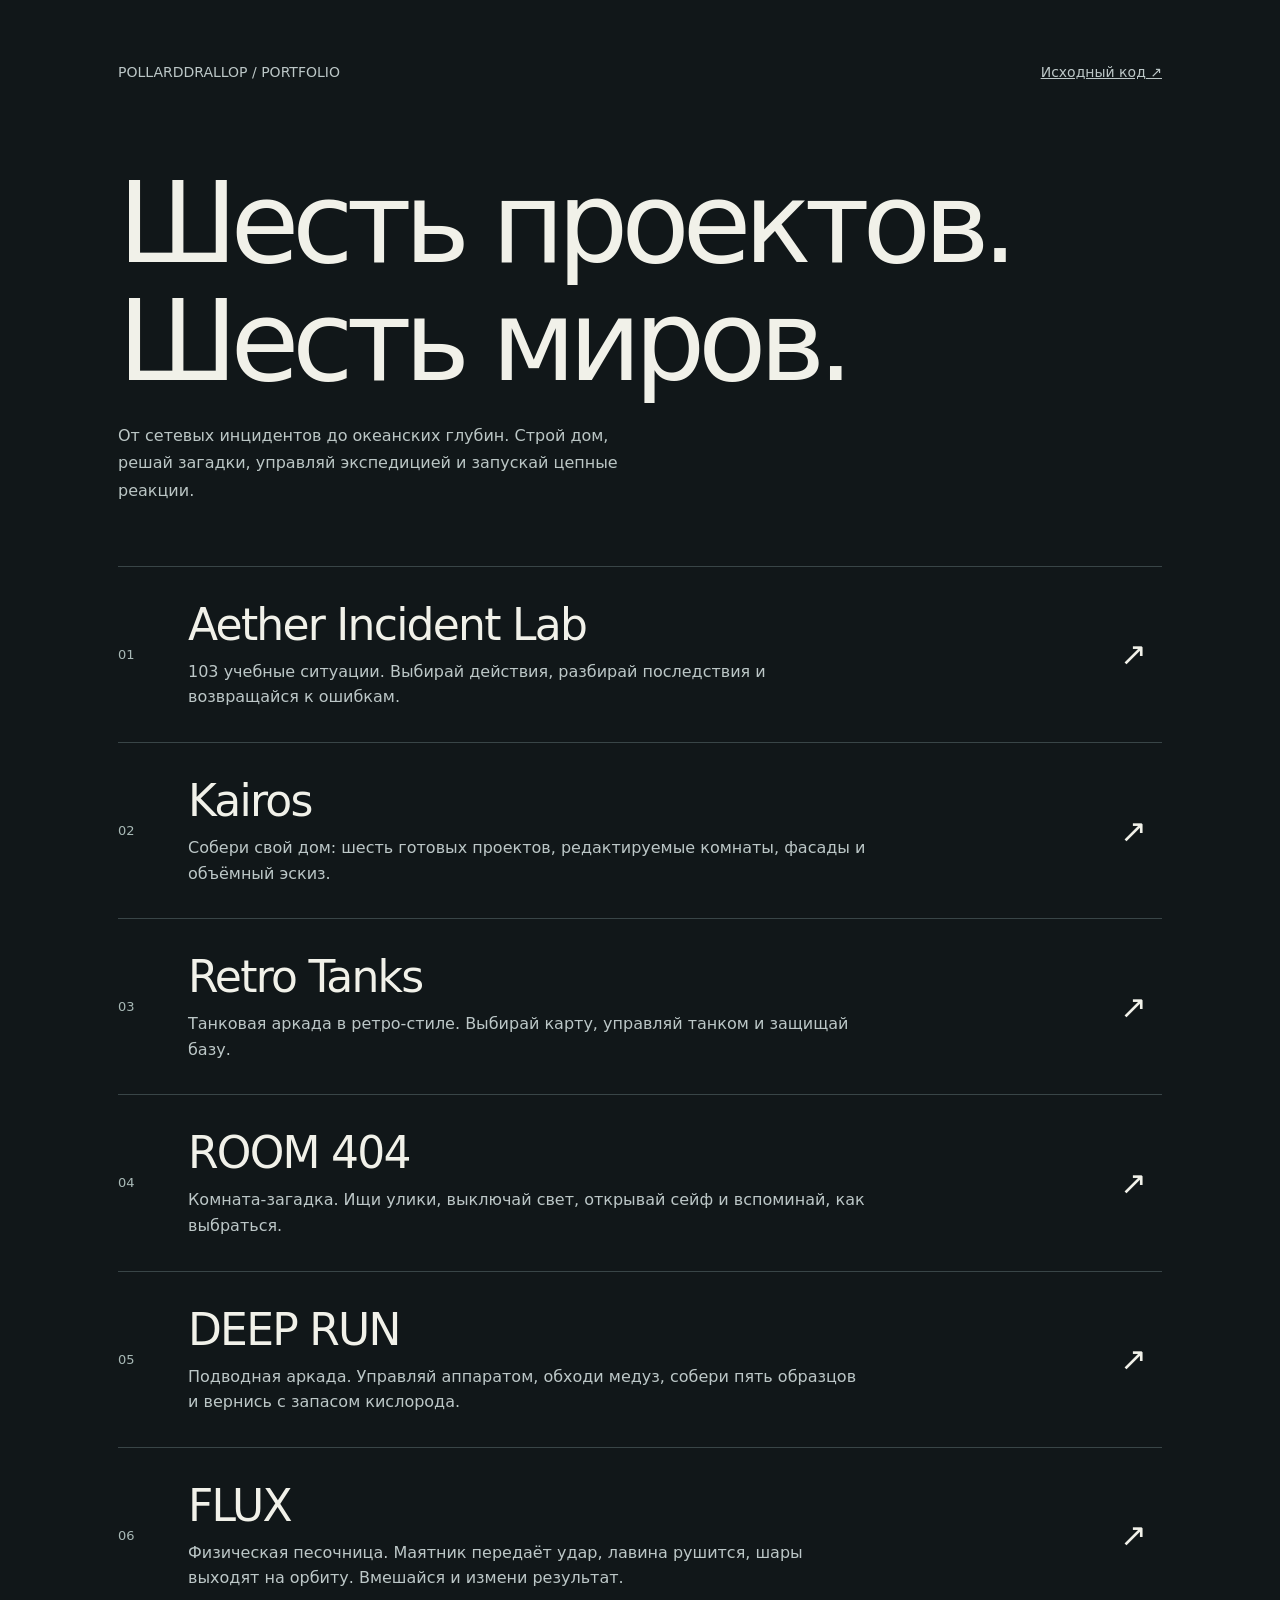
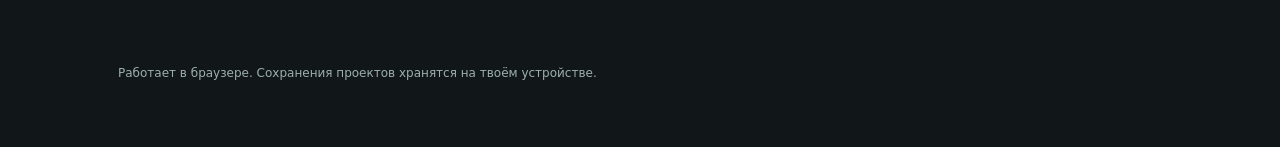
<file: index.html>
<!doctype html>
<html lang="ru">
  <head>
    <meta charset="utf-8" />
    <meta name="viewport" content="width=device-width,initial-scale=1" />
    <meta
      name="description"
      content="Шесть интерактивных проектов: обучение, архитектура, игры, интерьеры, экспедиция и творчество."
    />
    <title>Portfolio — PollarddralloP</title>
    <style>
      :root {
        color-scheme: dark;
        font-family: system-ui, sans-serif;
        background: #111719;
        color: #f1f1e9;
      }
      * {
        box-sizing: border-box;
      }
      body {
        margin: 0;
      }
      main {
        max-width: 1100px;
        margin: auto;
        padding: 64px 28px;
      }
      header {
        display: flex;
        justify-content: space-between;
        gap: 24px;
        align-items: center;
        margin-bottom: 85px;
        font-size: 14px;
        color: #bcc7c7;
      }
      a {
        color: inherit;
      }
      h1 {
        font-size: clamp(54px, 10vw, 112px);
        letter-spacing: -0.065em;
        font-weight: 500;
        margin: 0 0 22px;
        line-height: 1.05;
      }
      .intro {
        max-width: 520px;
        color: #bbc6c5;
        line-height: 1.7;
        margin-bottom: 62px;
      }
      .project {
        display: grid;
        grid-template-columns: 50px 1fr 42px;
        gap: 20px;
        align-items: center;
        padding: 32px 0;
        border-top: 1px solid #394547;
        text-decoration: none;
      }
      .number {
        font-size: 13px;
        color: #a8b9b6;
      }
      .project h2 {
        font-size: clamp(28px, 5vw, 44px);
        font-weight: 500;
        margin: 0 0 9px;
        letter-spacing: -0.04em;
      }
      .project p {
        margin: 0;
        color: #bcc7c7;
        line-height: 1.6;
        max-width: 680px;
      }
      .arrow {
        font-size: 32px;
        transition: transform 0.2s;
      }
      .project:hover .arrow {
        transform: translate(4px, -4px);
      }
      .project:hover h2 {
        color: #b9daca;
      }
      a:focus-visible {
        outline: 2px solid #b9daca;
        outline-offset: 6px;
      }
      .project:last-child {
        border-bottom: 1px solid #394547;
      }
      footer {
        margin-top: 40px;
        color: #9dafac;
        font-size: 12px;
        line-height: 1.7;
      }
      @media (max-width: 500px) {
        main {
          padding: 30px 20px;
        }
        header {
          margin-bottom: 60px;
        }
        .project {
          grid-template-columns: 25px 1fr 24px;
          gap: 12px;
        }
        .arrow {
          font-size: 25px;
        }
      }
      @media (prefers-reduced-motion: reduce) {
        .arrow {
          transition: none;
        }
      }
    </style>
  </head>
  <body>
    <main>
      <header>
        <span>POLLARDDRALLOP / PORTFOLIO</span
        ><a href="https://github.com/PollarddralloP/portfolio"
          >Исходный код ↗</a
        >
      </header>
      <h1>Шесть проектов.<br />Шесть миров.</h1>
      <p class="intro">
        От сетевых инцидентов до океанских глубин. Строй дом, решай загадки,
        управляй экспедицией и запускай цепные реакции.
      </p>
      <a class="project" href="./site1-cyberpunk/"
        ><span class="number">01</span>
        <div>
          <h2>Aether Incident Lab</h2>
          <p>
            103 учебные ситуации. Выбирай действия, разбирай последствия и
            возвращайся к ошибкам.
          </p>
        </div>
        <span class="arrow" aria-hidden="true">↗</span></a
      >
      <a class="project" href="./site2-architecture/"
        ><span class="number">02</span>
        <div>
          <h2>Kairos</h2>
          <p>
            Собери свой дом: шесть готовых проектов, редактируемые комнаты,
            фасады и объёмный эскиз.
          </p>
        </div>
        <span class="arrow" aria-hidden="true">↗</span></a
      >
      <a class="project" href="./site3-synthwave/"
        ><span class="number">03</span>
        <div>
          <h2>Retro Tanks</h2>
          <p>
            Танковая аркада в ретро-стиле. Выбирай карту, управляй танком и
            защищай базу.
          </p>
        </div>
        <span class="arrow" aria-hidden="true">↗</span></a
      >
      <a class="project" href="./site4-hush/"
        ><span class="number">04</span>
        <div>
          <h2>ROOM 404</h2>
          <p>
            Комната-загадка. Ищи улики, выключай свет, открывай сейф и
            вспоминай, как выбраться.
          </p>
        </div>
        <span class="arrow" aria-hidden="true">↗</span></a
      >
      <a class="project" href="./site5-abyss/"
        ><span class="number">05</span>
        <div>
          <h2>DEEP RUN</h2>
          <p>
            Подводная аркада. Управляй аппаратом, обходи медуз, собери пять
            образцов и вернись с запасом кислорода.
          </p>
        </div>
        <span class="arrow" aria-hidden="true">↗</span></a
      >
      <a class="project" href="./site6-forma/"
        ><span class="number">06</span>
        <div>
          <h2>FLUX</h2>
          <p>
            Физическая песочница. Маятник передаёт удар, лавина рушится, шары
            выходят на орбиту. Вмешайся и измени результат.
          </p>
        </div>
        <span class="arrow" aria-hidden="true">↗</span></a
      >
      <footer>
        Работает в браузере. Сохранения проектов хранятся на твоём устройстве.
      </footer>
    </main>
  </body>
</html>
</file>
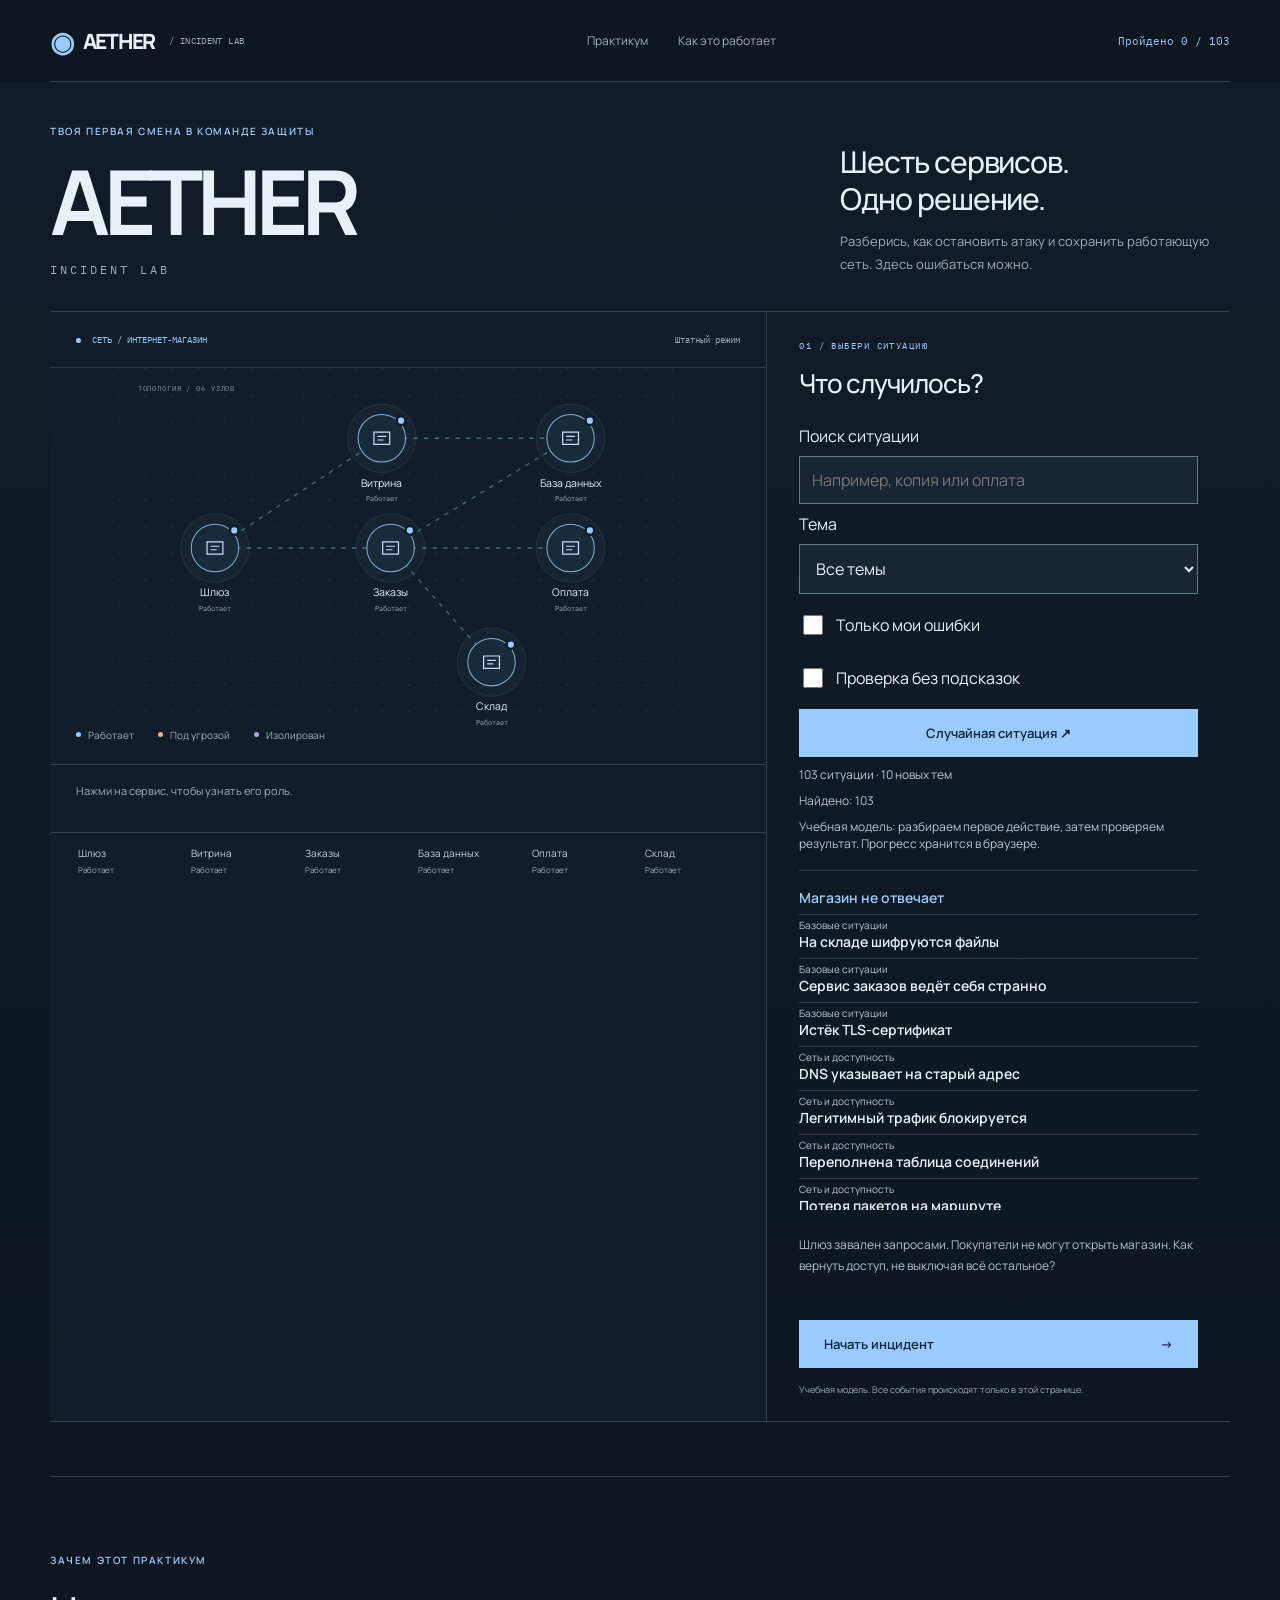
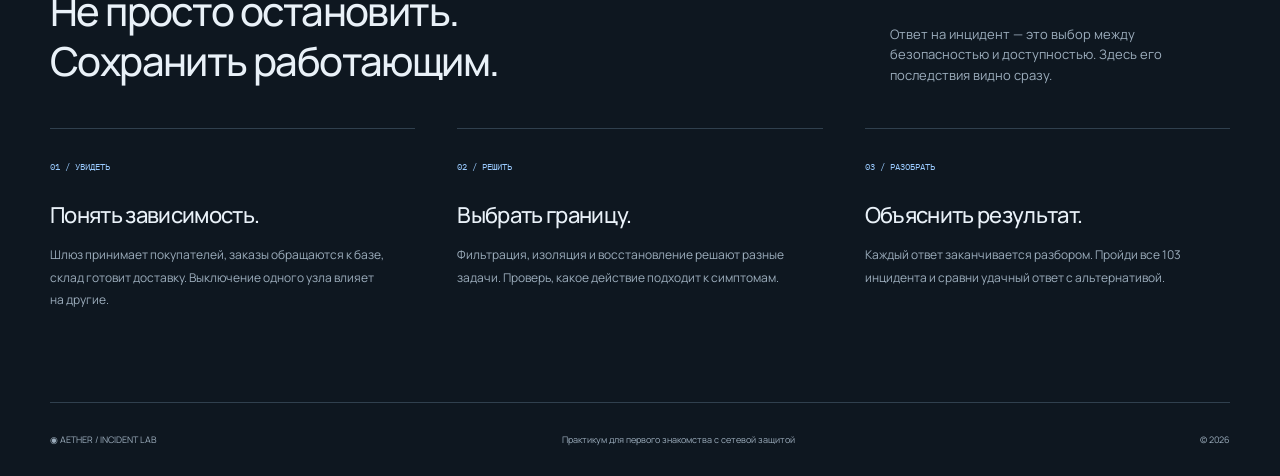
<file: site1-cyberpunk/index.html>
<!doctype html>
<html lang="ru">
  <head>
    <meta charset="utf-8" />
    <meta name="viewport" content="width=device-width,initial-scale=1" />
    <meta name="theme-color" content="#0e1720" />
    <title>AETHER — Практикум сетевых инцидентов</title>
    <meta
      name="description"
      content="Три учебных сетевых инцидента. Выберите ответ на атаку, сохраните сервисы и разберите последствия своего решения."
    />

    <link rel="stylesheet" href="assets/fonts/fonts.css" />
    <link rel="stylesheet" href="base.css" />
    <link rel="stylesheet" href="styles.css" />
  </head>
  <body>
    <a class="skip-link" href="#main">Перейти к содержимому</a>
    <header class="nav wrap">
      <a class="brand" href="#"
        ><span class="brand-mark" aria-hidden="true">◉</span> AETHER<span
          class="brand-sub"
          >/ INCIDENT LAB</span
        ></a
      >
      <nav class="nav-links" id="navigation" aria-label="Навигация">
        <a href="#missions">Практикум</a><a href="#why">Как это работает</a>
      </nav>
      <button
        class="menu-toggle"
        aria-expanded="false"
        aria-controls="navigation"
      >
        Меню +</button
      ><span class="course-progress" id="course-progress"
        >Пройдено 0 / 103</span
      >
    </header>
    <main id="main">
      <section class="lab-hero">
        <div class="wrap">
          <div class="lab-heading entrance">
            <div>
              <p class="eyebrow">Твоя первая смена в команде защиты</p>
              <h1>AETHER<span>INCIDENT LAB</span></h1>
            </div>
            <div class="hero-purpose">
              <h2>Шесть сервисов.<br />Одно решение.</h2>
              <p>
                Разберись, как остановить атаку и сохранить работающую сеть.
                Здесь ошибаться можно.
              </p>
              <a class="text-link" href="#missions">Выбрать инцидент ↓</a>
            </div>
          </div>
          <div class="workbench entrance delay">
            <div class="network-stage">
              <div class="stage-bar">
                <span><i class="status-dot"></i> СЕТЬ / ИНТЕРНЕТ-МАГАЗИН</span
                ><span id="network-status">Штатный режим</span>
              </div>
              <svg
                id="network-map"
                viewBox="0 0 660 410"
                role="img"
                aria-label="Сеть интернет-магазина: все шесть сервисов работают"
              ></svg>
              <div class="network-legend">
                <span><i class="legend-dot healthy"></i>Работает</span
                ><span><i class="legend-dot threatened"></i>Под угрозой</span
                ><span><i class="legend-dot isolated"></i>Изолирован</span>
              </div>
              <div
                class="node-inspector"
                id="node-inspector"
                role="status"
                aria-live="polite"
              >
                Нажми на сервис, чтобы узнать его роль.
              </div>
              <div
                class="service-buttons"
                id="service-buttons"
                aria-label="Сервисы сети"
              ></div>
            </div>
            <div class="mission-selector" id="missions">
              <p class="eyebrow">01 / Выбери ситуацию</p>
              <h2>Что случилось?</h2>
              <div class="catalog-tools">
                <label for="incident-search">Поиск ситуации</label
                ><input
                  id="incident-search"
                  type="search"
                  placeholder="Например, копия или оплата"
                /><label for="incident-category">Тема</label
                ><select id="incident-category">
                  <option value="">Все темы</option></select
                ><label class="check-option"
                  ><input id="errors-only" type="checkbox" /> Только мои
                  ошибки</label
                ><label class="check-option"
                  ><input id="self-check" type="checkbox" /> Проверка без
                  подсказок</label
                ><button id="random-incident" class="button">
                  Случайная ситуация ↗
                </button>
                <p id="training-stats"></p>
                <p id="catalog-count" role="status"></p>
                <small
                  >Учебная модель: разбираем первое действие, затем проверяем
                  результат. Прогресс хранится в браузере.</small
                >
              </div>
              <div class="scenario-list">
                <button
                  class="scenario active"
                  data-scenario="ddos"
                  aria-pressed="true"
                >
                  <span class="scenario-num">01</span
                  ><span
                    ><strong>Магазин не отвечает</strong
                    ><small>DDoS · перегрузка шлюза</small></span
                  ><span class="scenario-arrow">↗</span></button
                ><button
                  class="scenario"
                  data-scenario="ransomware"
                  aria-pressed="false"
                >
                  <span class="scenario-num">02</span
                  ><span
                    ><strong>Файлы зашифрованы</strong
                    ><small>Вымогатель · заражённый склад</small></span
                  ><span class="scenario-arrow">↗</span></button
                ><button
                  class="scenario"
                  data-scenario="zeroday"
                  aria-pressed="false"
                >
                  <span class="scenario-num">03</span
                  ><span
                    ><strong>Неизвестный доступ</strong
                    ><small>Уязвимость · сервис заказов</small></span
                  ><span class="scenario-arrow">↗</span>
                </button>
              </div>
              <p class="case-preview" id="case-preview">
                Шлюз завален запросами. Покупатели не могут открыть магазин. Как
                вернуть доступ, не выключая всё остальное?
              </p>
              <button class="button" id="start-mission">
                Начать инцидент <span>→</span>
              </button>
              <p class="simulation-note">
                Учебная модель. Все события происходят только в этой странице.
              </p>
            </div>
          </div>
        </div>
      </section>
      <section class="response-section wrap" id="response" hidden>
        <div class="section-top">
          <div>
            <p class="eyebrow">02 / Ты принимаешь решение</p>
            <h2 id="incident-title"></h2>
          </div>
          <p id="incident-clue"></p>
        </div>
        <div class="incident-strip">
          <span id="incident-signal"></span><span>ВЫБЕРИ ОДНО ДЕЙСТВИЕ ↓</span>
        </div>
        <div class="response-actions" id="response-actions"></div>
        <div
          class="outcome"
          id="outcome"
          hidden
          role="status"
          aria-live="polite"
        >
          <div class="outcome-head">
            <span class="outcome-symbol" id="outcome-symbol"></span>
            <div>
              <p class="eyebrow" id="outcome-label"></p>
              <h3 id="outcome-title"></h3>
            </div>
            <strong id="available-count"></strong>
          </div>
          <p id="outcome-explanation"></p>
          <div
            class="outcome-services"
            id="outcome-services"
            aria-label="Состояние каждого сервиса после решения"
          ></div>
          <div class="lesson">
            <span>Что запомнить</span>
            <p id="outcome-lesson"></p>
          </div>
          <div class="outcome-actions">
            <button class="button" id="next-mission">
              Следующий инцидент →</button
            ><button class="button outline" id="retry-mission">
              Попробовать другой ответ ↺
            </button>
          </div>
        </div>
        <details class="event-details">
          <summary>Хронология инцидента <span>+</span></summary>
          <ol id="event-log"></ol>
        </details>
      </section>
      <section class="why-section wrap" id="why">
        <div class="section-top reveal">
          <div>
            <p class="eyebrow">Зачем этот практикум</p>
            <h2>Не просто остановить.<br />Сохранить работающим.</h2>
          </div>
          <p>
            Ответ на инцидент — это выбор между безопасностью и доступностью.
            Здесь его последствия видно сразу.
          </p>
        </div>
        <div class="lesson-grid">
          <article class="reveal">
            <span>01 / УВИДЕТЬ</span>
            <h3>Понять зависимость.</h3>
            <p>
              Шлюз принимает покупателей, заказы обращаются к базе, склад
              готовит доставку. Выключение одного узла влияет на другие.
            </p>
          </article>
          <article class="reveal">
            <span>02 / РЕШИТЬ</span>
            <h3>Выбрать границу.</h3>
            <p>
              Фильтрация, изоляция и восстановление решают разные задачи.
              Проверь, какое действие подходит к симптомам.
            </p>
          </article>
          <article class="reveal">
            <span>03 / РАЗОБРАТЬ</span>
            <h3>Объяснить результат.</h3>
            <p>
              Каждый ответ заканчивается разбором. Пройди все 103 инцидента и
              сравни удачный ответ с альтернативой.
            </p>
          </article>
        </div>
      </section>
    </main>
    <footer class="wrap foot">
      <span>◉ AETHER / INCIDENT LAB</span
      ><span>Практикум для первого знакомства с сетевой защитой</span
      ><span>© 2026</span>
    </footer>
    <div class="toast" role="status" aria-live="polite"></div>
    <script src="ui.js"></script>
    <script src="3d-core.js"></script>
    <script src="incidents.js"></script>
    <script src="main.js"></script>
  </body>
</html>
</file>
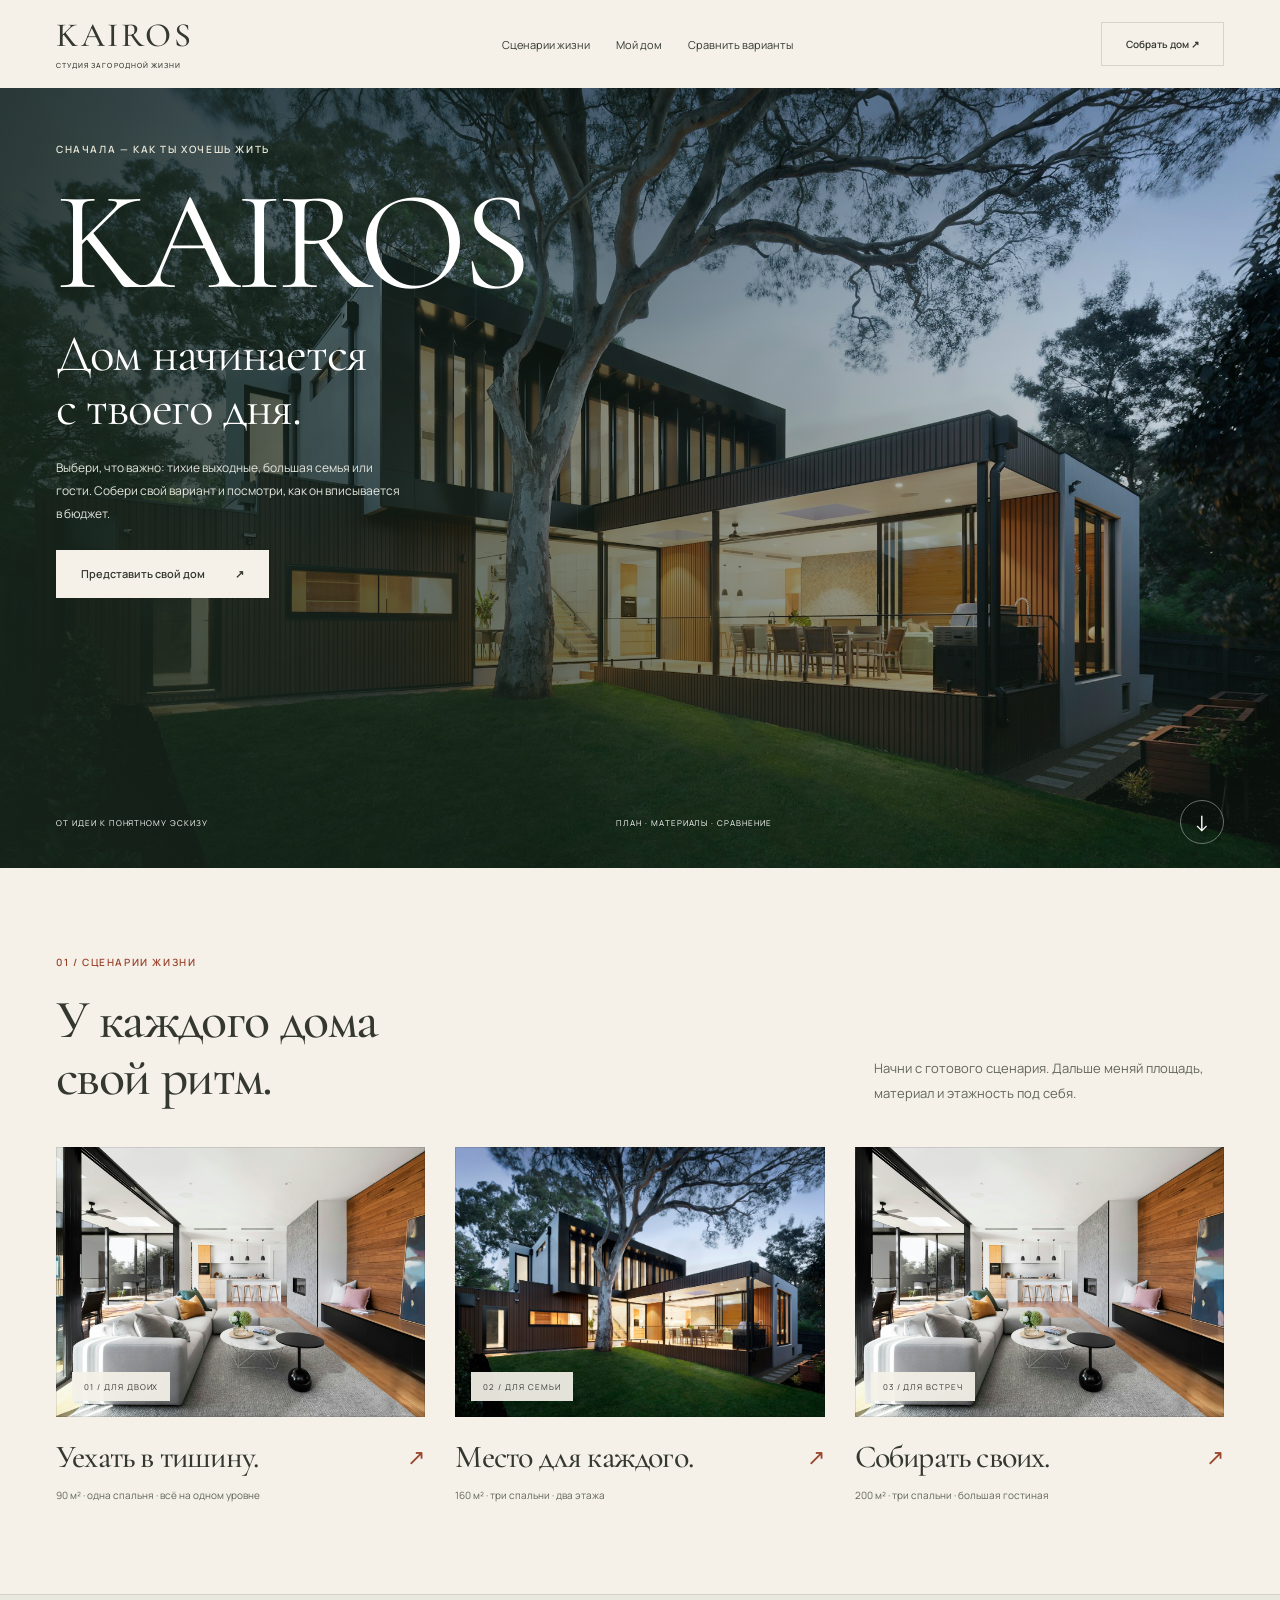
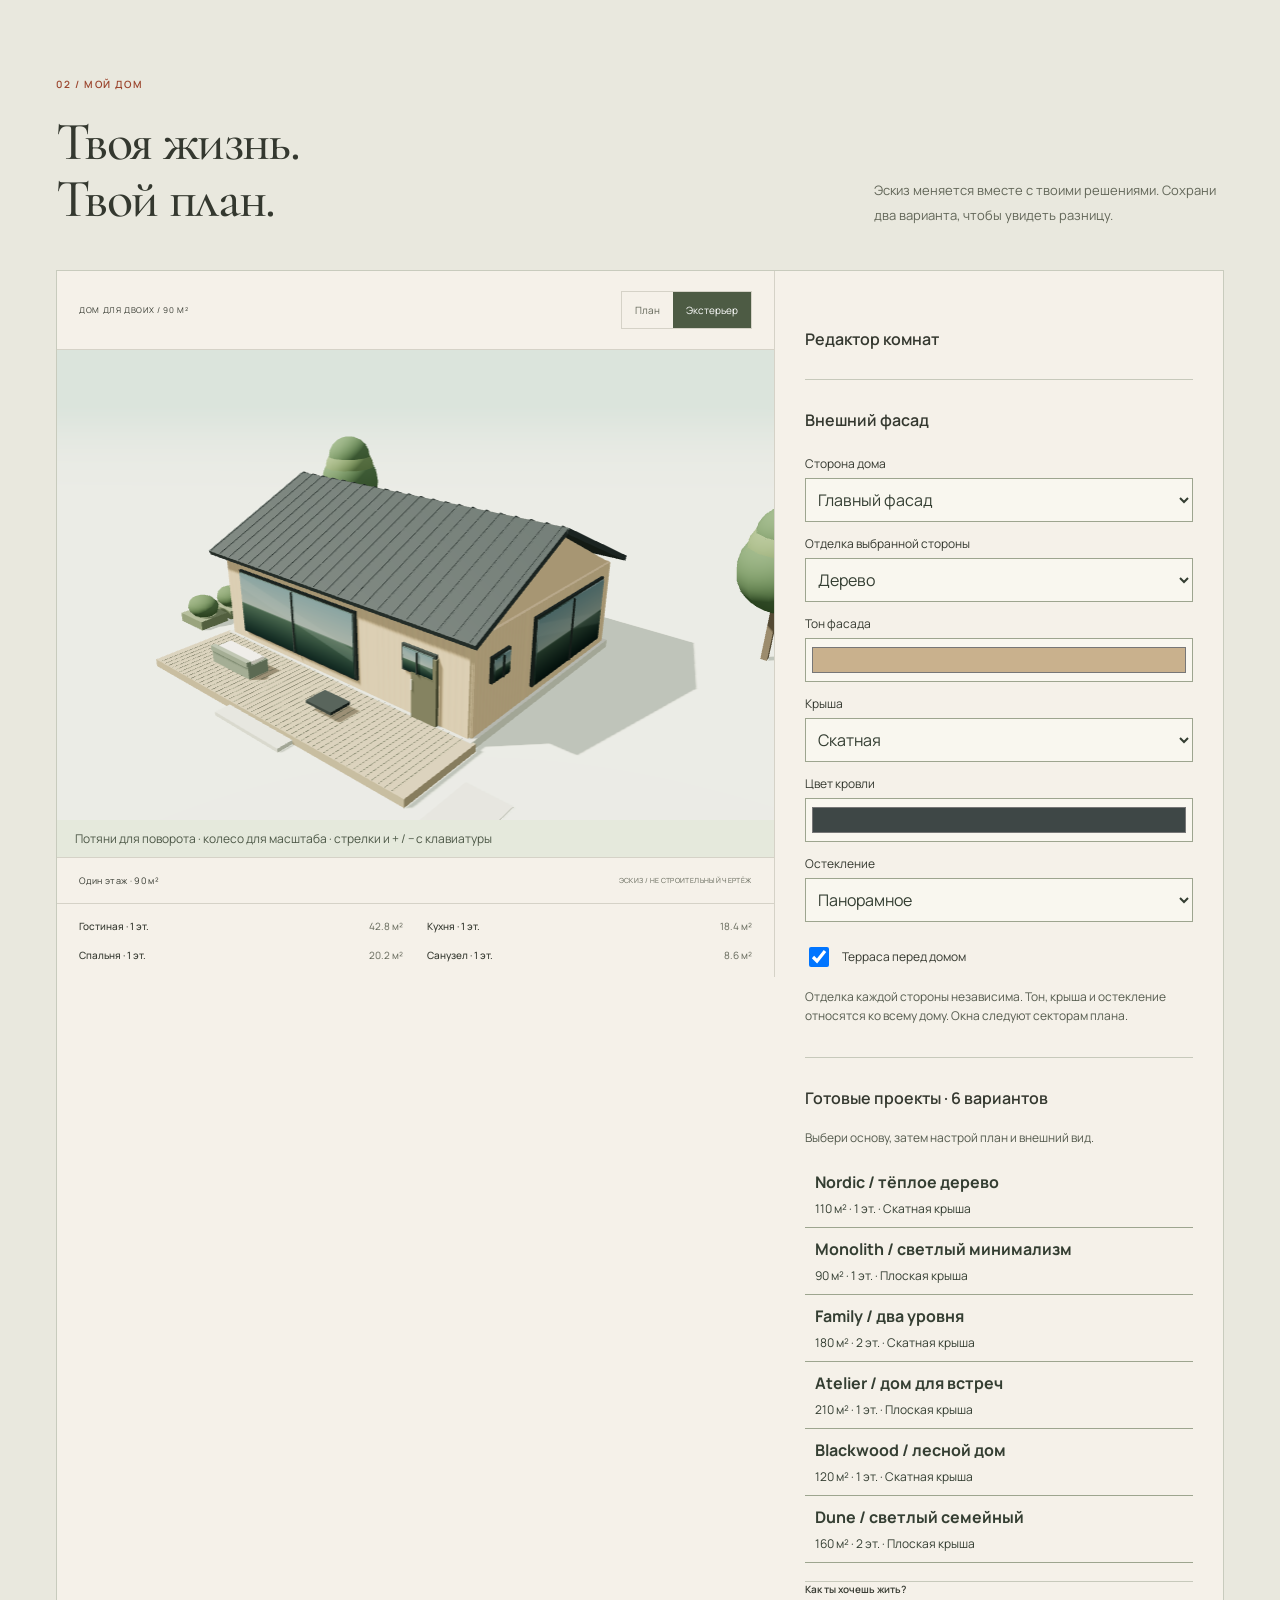
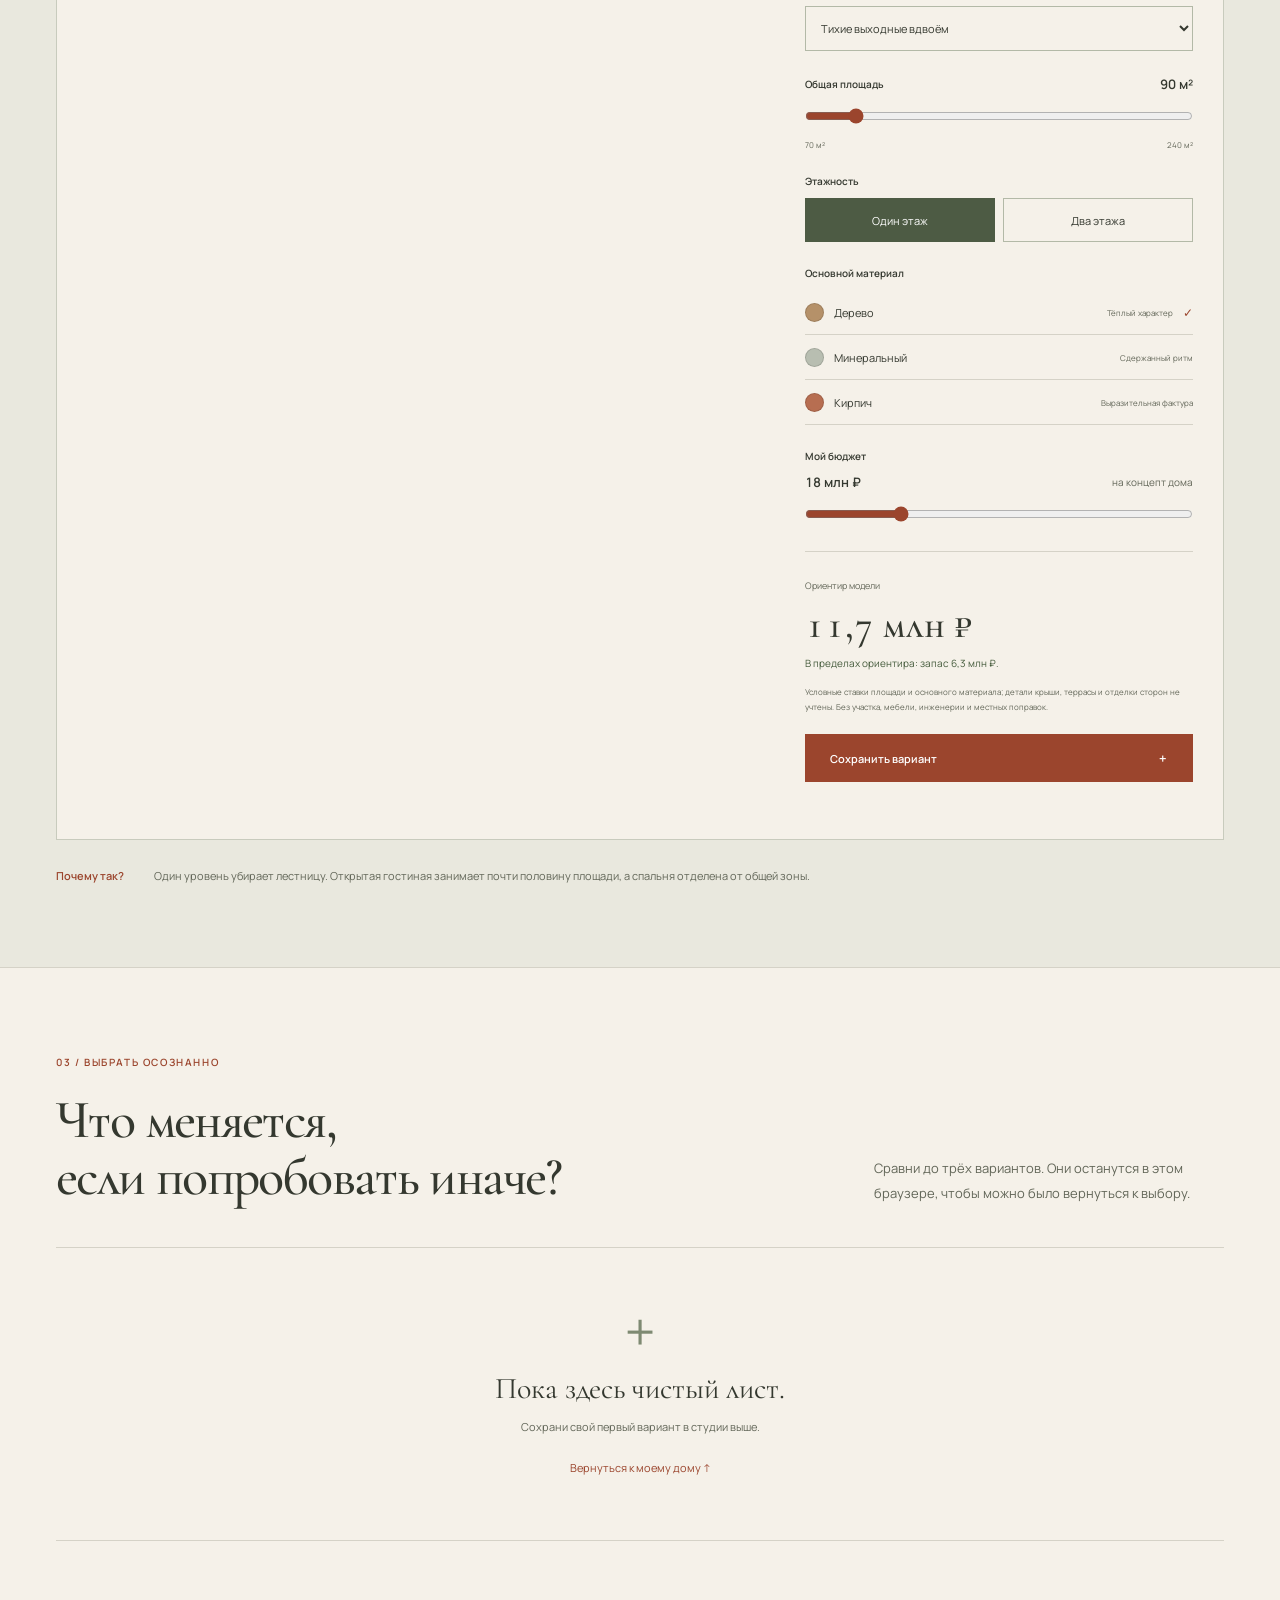
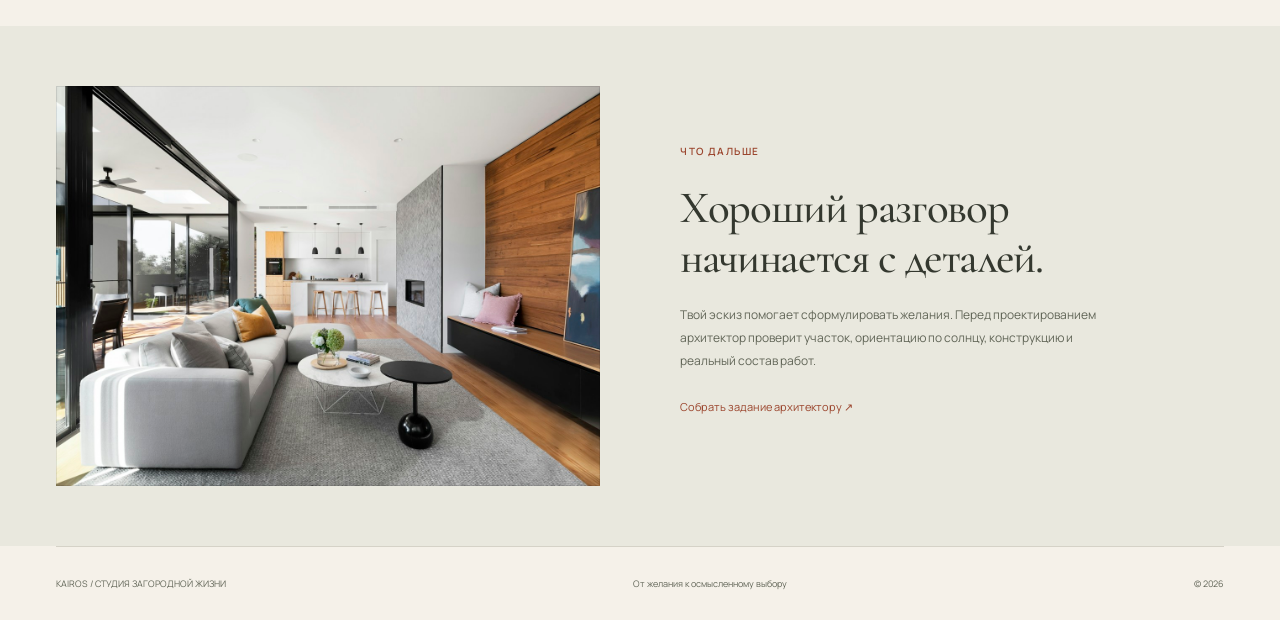
<file: site2-architecture/index.html>
<!doctype html>
<html lang="ru">
  <head>
    <meta charset="utf-8" />
    <meta name="viewport" content="width=device-width,initial-scale=1" />
    <meta name="theme-color" content="#f5f1e9" />
    <title>KAIROS — Соберите свой загородный дом</title>
    <meta
      name="description"
      content="Выберите сценарий жизни, площадь, этажность и материал. Сравните концепты загородного дома с вашим бюджетом и сохраните эскиз."
    />

    <link rel="stylesheet" href="assets/fonts/fonts.css" />
    <link rel="stylesheet" href="base.css" />
    <link rel="stylesheet" href="styles.css" />
  </head>
  <body>
    <a class="skip-link" href="#main">Перейти к содержимому</a>
    <header class="nav wrap">
      <a class="brand" href="#"
        >KAIROS<span class="brand-sub">СТУДИЯ ЗАГОРОДНОЙ ЖИЗНИ</span></a
      >
      <nav class="nav-links" id="navigation" aria-label="Навигация">
        <a href="#inspiration">Сценарии жизни</a
        ><a href="#cad-studio">Мой дом</a
        ><a href="#compare">Сравнить варианты</a>
      </nav>
      <button
        class="menu-toggle"
        aria-expanded="false"
        aria-controls="navigation"
      >
        Меню +</button
      ><a class="button outline" href="#cad-studio">Собрать дом ↗</a>
    </header>
    <main id="main">
      <section class="hero">
        <img
          class="hero-photo"
          src="assets/villa.jpg"
          alt="Загородный дом с тёплыми деревянными фасадами и выходом в сад"
          fetchpriority="high"
        />
        <div class="hero-overlay"></div>
        <div class="wrap hero-text">
          <p class="eyebrow entrance">Сначала — как ты хочешь жить</p>
          <h1 class="entrance delay">KAIROS</h1>
          <h2 class="entrance delay">Дом начинается<br />с твоего дня.</h2>
          <p class="hero-description entrance delay">
            Выбери, что важно: тихие выходные, большая семья или гости. Собери
            свой вариант и посмотри, как он вписывается в бюджет.
          </p>
          <a class="button entrance delay" href="#cad-studio"
            >Представить свой дом <span>↗</span></a
          >
        </div>
        <div class="hero-bottom wrap">
          <span>ОТ ИДЕИ К ПОНЯТНОМУ ЭСКИЗУ</span
          ><span>ПЛАН · МАТЕРИАЛЫ · СРАВНЕНИЕ</span
          ><a href="#inspiration" aria-label="Перейти к сценариям жизни">↓</a>
        </div>
      </section>
      <section class="inspiration wrap" id="inspiration">
        <div class="section-top reveal">
          <div>
            <p class="eyebrow">01 / Сценарии жизни</p>
            <h2>У каждого дома<br />свой ритм.</h2>
          </div>
          <p>
            Начни с готового сценария. Дальше меняй площадь, материал и
            этажность под себя.
          </p>
        </div>
        <div class="lifestyle-grid">
          <button class="lifestyle reveal" data-preset="weekend">
            <div class="lifestyle-image">
              <img
                src="assets/interior.jpg"
                alt="Светлая гостиная для спокойных выходных"
                loading="lazy"
              /><span>01 / ДЛЯ ДВОИХ</span>
            </div>
            <div class="lifestyle-title">
              <h3>Уехать в тишину.</h3>
              <span>↗</span>
            </div>
            <p>90 м² · одна спальня · всё на одном уровне</p></button
          ><button class="lifestyle reveal" data-preset="family">
            <div class="lifestyle-image">
              <img
                src="assets/villa.jpg"
                alt="Просторный дом с выходом в семейный сад"
                loading="lazy"
              /><span>02 / ДЛЯ СЕМЬИ</span>
            </div>
            <div class="lifestyle-title">
              <h3>Место для каждого.</h3>
              <span>↗</span>
            </div>
            <p>160 м² · три спальни · два этажа</p></button
          ><button class="lifestyle reveal" data-preset="friends">
            <div class="lifestyle-image">
              <img
                src="assets/interior.jpg"
                alt="Открытая гостиная для встречи с друзьями"
                loading="lazy"
              /><span>03 / ДЛЯ ВСТРЕЧ</span>
            </div>
            <div class="lifestyle-title">
              <h3>Собирать своих.</h3>
              <span>↗</span>
            </div>
            <p>200 м² · три спальни · большая гостиная</p>
          </button>
        </div>
      </section>
      <section class="studio-section" id="cad-studio">
        <div class="wrap">
          <div class="section-top reveal">
            <div>
              <p class="eyebrow">02 / Мой дом</p>
              <h2>Твоя жизнь.<br />Твой план.</h2>
            </div>
            <p>
              Эскиз меняется вместе с твоими решениями. Сохрани два варианта,
              чтобы увидеть разницу.
            </p>
          </div>
          <div class="studio-layout">
            <div class="drawing-stage">
              <div class="drawing-toolbar">
                <span id="drawing-title">ДОМ ДЛЯ ДВОИХ / 90 М²</span>
                <div class="view-switch">
                  <button
                    class="view-btn active"
                    data-view="plan"
                    aria-pressed="true"
                  >
                    План</button
                  ><button
                    class="view-btn"
                    data-view="volume"
                    aria-pressed="false"
                  >
                    Экстерьер
                  </button>
                </div>
              </div>
              <canvas
                id="architecture-canvas"
                aria-label="Эскиз плана дома. Состав помещений указан под чертежом."
                tabindex="0"
              ></canvas
              ><canvas
                id="exterior-canvas"
                hidden
                tabindex="0"
                aria-label="Объёмная модель дома. Стрелки поворачивают, плюс и минус приближают."
              ></canvas>
              <p id="exterior-help" hidden>
                Потяни для поворота · колесо для масштаба · стрелки и + / − с
                клавиатуры
              </p>
              <div class="drawing-footer">
                <span id="drawing-caption">1 этаж · 90 м²</span
                ><span>ЭСКИЗ / НЕ СТРОИТЕЛЬНЫЙ ЧЕРТЁЖ</span>
              </div>
              <div
                class="room-program"
                id="room-program"
                aria-live="polite"
              ></div>
            </div>
            <div class="studio-controls">
              <details class="editor-panel">
                <summary>Редактор комнат</summary>
                <p>
                  Нажми сектор на плане или выбери комнату. Перегородка меняет
                  два соседних сектора, сохраняя площадь. Объединение заменяет
                  обе ветви соседнего блока.
                </p>
                <label for="room-select">Сектор текущего этажа</label
                ><select id="room-select"></select
                ><label for="room-name">Название</label
                ><input id="room-name" maxlength="40" /><label for="room-type"
                  >Назначение</label
                ><select id="room-type">
                  <option value="living">Гостиная</option>
                  <option value="kitchen">Кухня</option>
                  <option value="bedroom">Спальня</option>
                  <option value="bath">Санузел</option>
                  <option value="hall">Холл / проход</option></select
                ><label for="room-ratio"
                  >Положение общей перегородки
                  <output id="room-ratio-value"></output></label
                ><input type="range" id="room-ratio" min="15" max="85" /><label
                  for="split-axis"
                  >Направление новой перегородки</label
                ><select id="split-axis">
                  <option value="x">Вертикально на плане</option>
                  <option value="y">Горизонтально на плане</option>
                </select>
                <div class="editor-actions">
                  <button id="split-room">Разделить сектор</button
                  ><button id="merge-room">Объединить блок</button>
                </div>
              </details>
              <details class="editor-panel" open>
                <summary>Внешний фасад</summary>
                <label for="facade-side">Сторона дома</label
                ><select id="facade-side">
                  <option value="front">Главный фасад</option>
                  <option value="side">Правый</option>
                  <option value="rear">Задний</option>
                  <option value="left">Левый</option></select
                ><label for="facade-material">Отделка выбранной стороны</label
                ><select id="facade-material">
                  <option value="timber">Дерево</option>
                  <option value="concrete">Штукатурка</option>
                  <option value="brick">Кирпич</option></select
                ><label for="facade-color">Тон фасада</label
                ><input id="facade-color" type="color" /><label
                  for="facade-roof"
                  >Крыша</label
                ><select id="facade-roof">
                  <option value="gable">Скатная</option>
                  <option value="flat">Плоская</option></select
                ><label for="facade-roofColor">Цвет кровли</label
                ><input id="facade-roofColor" type="color" /><label
                  for="facade-windows"
                  >Остекление</label
                ><select id="facade-windows">
                  <option value="wide">Панорамное</option>
                  <option value="regular">Сдержанное</option></select
                ><label class="editor-check"
                  ><input type="checkbox" id="facade-terrace" /> Терраса перед
                  домом</label
                >
                <p>
                  Отделка каждой стороны независима. Тон, крыша и остекление
                  относятся ко всему дому. Окна следуют секторам плана.
                </p>
              </details>
              <details class="editor-panel" open>
                <summary>Готовые проекты · 6 вариантов</summary>
                <p>Выбери основу, затем настрой план и внешний вид.</p>
                <div id="ready-projects"></div>
              </details>
              <div class="control-group">
                <label for="lifestyle-select">Как ты хочешь жить?</label
                ><select id="lifestyle-select">
                  <option value="weekend">Тихие выходные вдвоём</option>
                  <option value="family">Дом для семьи</option>
                  <option value="friends">Дом для встреч с друзьями</option>
                </select>
              </div>
              <div class="control-group">
                <div class="range-label">
                  <label for="area-range">Общая площадь</label
                  ><output id="area-value" for="area-range">90 м²</output>
                </div>
                <input
                  id="area-range"
                  type="range"
                  min="70"
                  max="240"
                  step="10"
                  value="90"
                />
                <div class="range-limits">
                  <span>70 м²</span><span>240 м²</span>
                </div>
              </div>
              <div class="control-group">
                <label>Этажность</label>
                <div class="floor-selector">
                  <button
                    class="floor-btn active"
                    data-floors="1"
                    aria-pressed="true"
                  >
                    Один этаж</button
                  ><button
                    class="floor-btn"
                    data-floors="2"
                    aria-pressed="false"
                  >
                    Два этажа
                  </button>
                </div>
              </div>
              <div class="control-group">
                <label>Основной материал</label>
                <div class="materials">
                  <button
                    class="material-btn active"
                    data-mat="timber"
                    aria-pressed="true"
                  >
                    <i class="swatch timber"></i> Дерево
                    <span>Тёплый характер</span></button
                  ><button
                    class="material-btn"
                    data-mat="concrete"
                    aria-pressed="false"
                  >
                    <i class="swatch concrete"></i> Минеральный
                    <span>Сдержанный ритм</span></button
                  ><button
                    class="material-btn"
                    data-mat="brick"
                    aria-pressed="false"
                  >
                    <i class="swatch brick"></i> Кирпич
                    <span>Выразительная фактура</span>
                  </button>
                </div>
              </div>
              <div class="control-group">
                <label for="budget-range">Мой бюджет</label>
                <div class="range-label">
                  <output id="budget-value" for="budget-range">18 млн ₽</output
                  ><span>на концепт дома</span>
                </div>
                <input
                  id="budget-range"
                  type="range"
                  min="8"
                  max="50"
                  step="1"
                  value="18"
                />
              </div>
              <div class="estimate" aria-live="polite">
                <span>Ориентир модели</span><strong id="calc-cost"></strong>
                <p id="budget-status"></p>
                <p class="estimate-note">
                  Условные ставки площади и основного материала; детали крыши,
                  террасы и отделки сторон не учтены. Без участка, мебели,
                  инженерии и местных поправок.
                </p>
              </div>
              <button class="button" id="save-variant">
                Сохранить вариант <span>＋</span>
              </button>
              <p class="saved-status" id="saved-status" role="status"></p>
            </div>
          </div>
          <div class="design-advice">
            <span>Почему так?</span>
            <p id="design-advice"></p>
          </div>
        </div>
      </section>
      <section class="compare-section wrap" id="compare">
        <div class="section-top reveal">
          <div>
            <p class="eyebrow">03 / Выбрать осознанно</p>
            <h2>Что меняется,<br />если попробовать иначе?</h2>
          </div>
          <p>
            Сравни до трёх вариантов. Они останутся в этом браузере, чтобы можно
            было вернуться к выбору.
          </p>
        </div>
        <div class="compare-empty" id="compare-empty">
          <span aria-hidden="true">＋</span>
          <p>Пока здесь чистый лист.</p>
          <small>Сохрани свой первый вариант в студии выше.</small
          ><a class="text-link" href="#cad-studio">Вернуться к моему дому ↑</a>
        </div>
        <div id="comparison" hidden>
          <div class="comparison-scroll">
            <table class="comparison-table" id="comparison-table"></table>
          </div>
          <button class="button" id="download-brief">
            Скачать варианты и задание архитектору <span>↓</span>
          </button>
          <p class="download-note">
            Текстовый файл с параметрами, составом помещений и вопросами для
            следующего шага.
          </p>
        </div>
      </section>
      <section class="next-section">
        <div class="wrap next-layout">
          <img
            src="assets/interior.jpg"
            alt="Естественный свет в современной гостиной"
            loading="lazy"
          />
          <div class="reveal">
            <p class="eyebrow">Что дальше</p>
            <h2>Хороший разговор<br />начинается с деталей.</h2>
            <p>
              Твой эскиз помогает сформулировать желания. Перед проектированием
              архитектор проверит участок, ориентацию по солнцу, конструкцию и
              реальный состав работ.
            </p>
            <a class="text-link" href="#compare"
              >Собрать задание архитектору ↗</a
            >
          </div>
        </div>
      </section>
    </main>
    <footer class="wrap foot">
      <span>KAIROS / СТУДИЯ ЗАГОРОДНОЙ ЖИЗНИ</span
      ><span>От желания к осмысленному выбору</span><span>© 2026</span>
    </footer>
    <div class="toast" role="status" aria-live="polite"></div>
    <script src="ui.js"></script>
    <script src="three.min.js"></script>
    <script src="3d-pavilion.js"></script>
    <script src="house-editor.js"></script>
    <script src="exterior.js"></script>
    <script src="main.js"></script>
  </body>
</html>
</file>
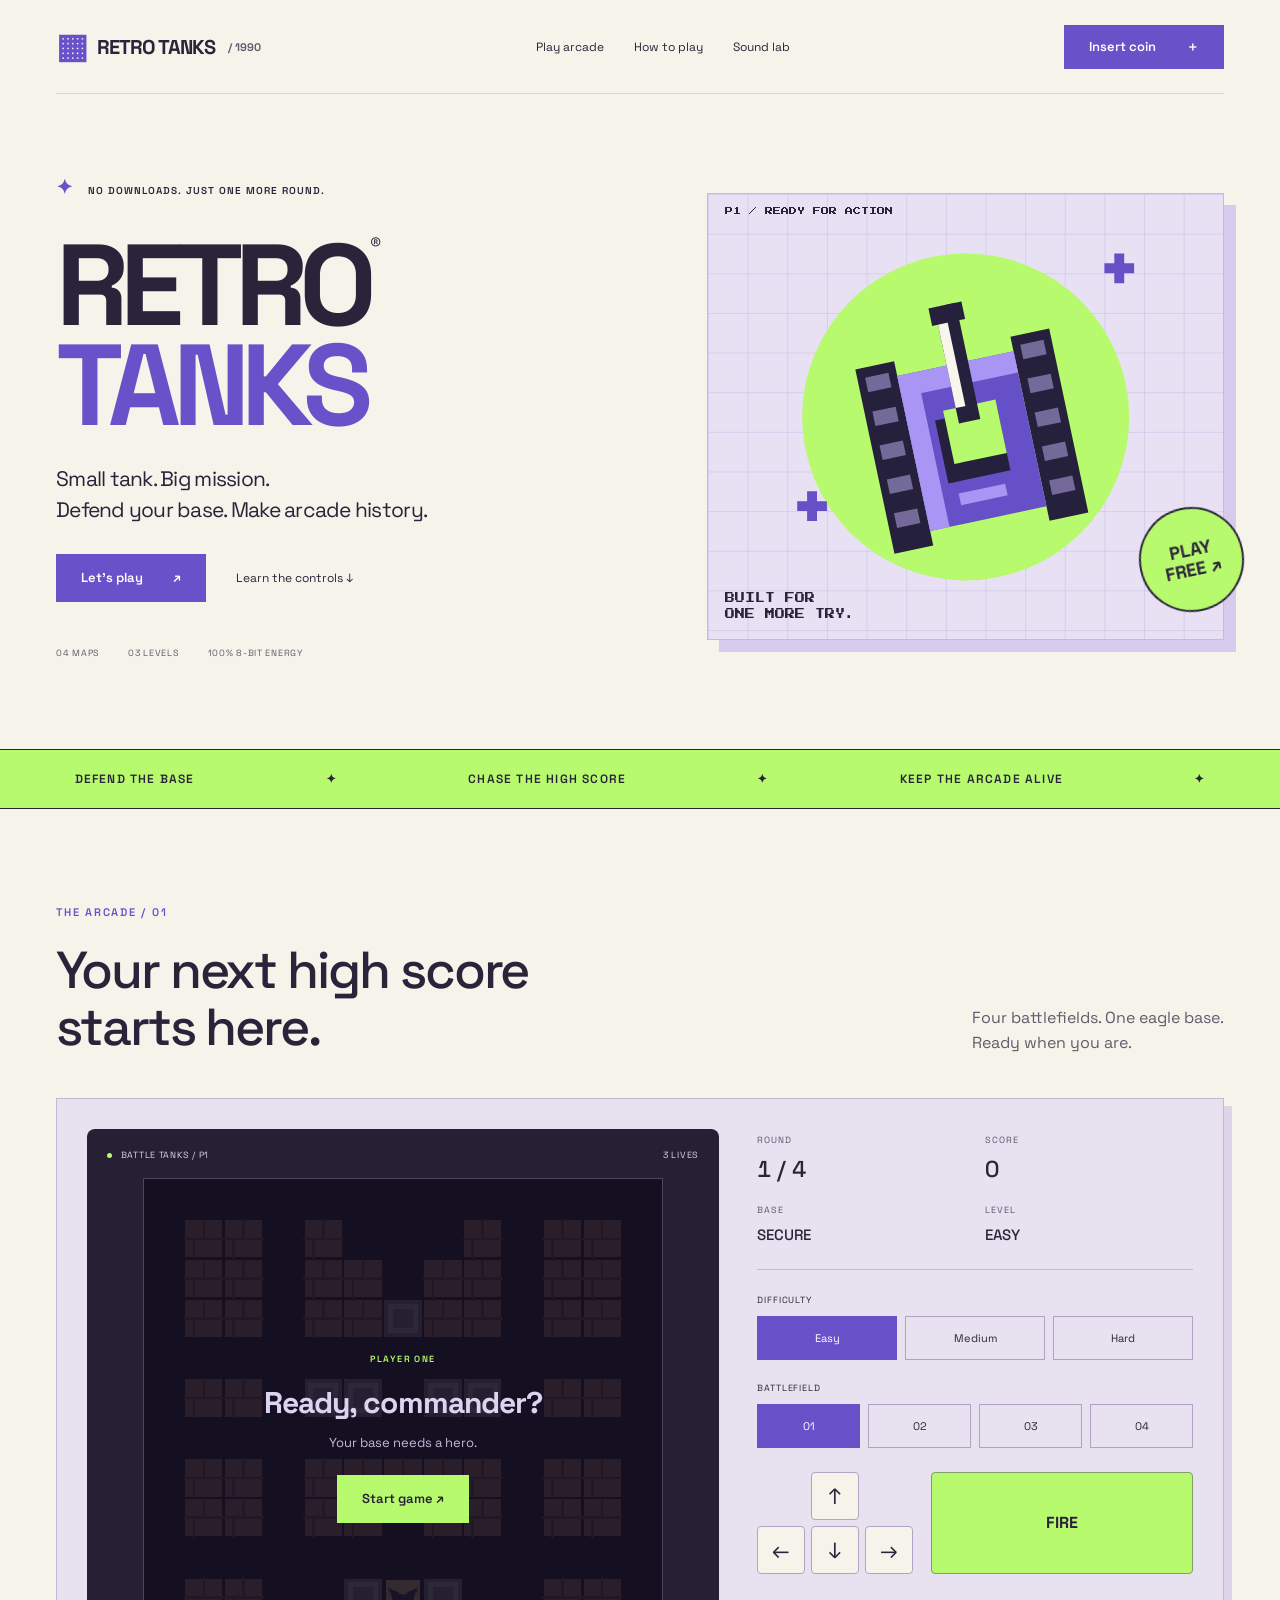
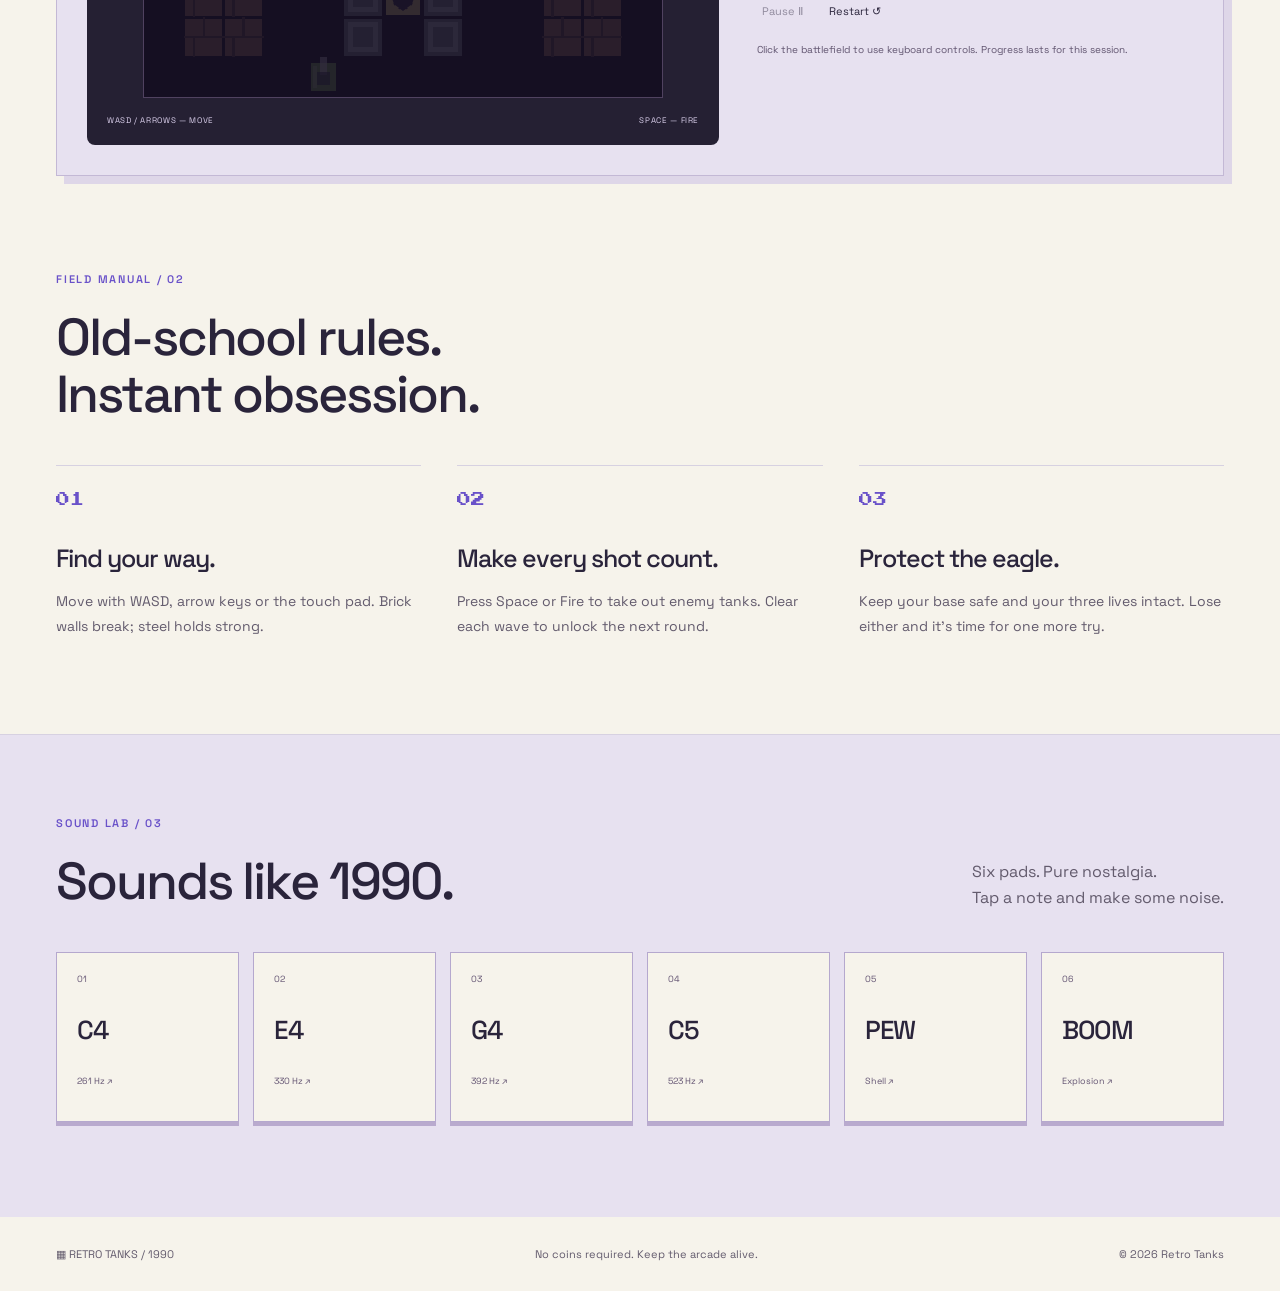
<file: site3-synthwave/index.html>
<!doctype html>
<html lang="en">
  <head>
    <meta charset="UTF-8" />
    <meta name="viewport" content="width=device-width,initial-scale=1" />
    <meta name="theme-color" content="#101311" />
    <title>RETRO TANKS — One more round</title>
    <meta
      name="description"
      content="Play a free browser tank arcade. Four maps, three difficulty levels, touch controls, and an 8-bit sound lab."
    />
    <link rel="preconnect" href="https://fonts.googleapis.com" />
    <link rel="preconnect" href="https://fonts.gstatic.com" crossorigin />
    <link
      href="https://fonts.googleapis.com/css2?family=Space+Grotesk:wght@400;500;600;700&family=Press+Start+2P&display=swap"
      rel="stylesheet"
    />
    <link rel="stylesheet" href="base.css" />
    <link rel="stylesheet" href="styles.css" />
  </head>
  <body>
    <a class="skip-link" href="#main">Skip to content</a>
    <header class="wrap nav">
      <a class="brand" href="#" aria-label="Home"
        ><span class="brand-mark">▦</span> RETRO TANKS<span class="edition"
          >/ 1990</span
        ></a
      >
      <nav class="nav-links" id="navigation" aria-label="Main navigation">
        <a href="#synth-3d">Play arcade</a><a href="#how-to">How to play</a
        ><a href="#audio-lab">Sound lab</a>
      </nav>
      <button
        class="menu-toggle"
        aria-expanded="false"
        aria-controls="navigation"
      >
        Menu +</button
      ><button class="button" onclick="startGame()">
        Insert coin <span>＋</span>
      </button>
    </header>
    <main id="main">
      <section class="synth-hero">
        <div class="wrap hero-layout">
          <div class="hero-retro-content">
            <p class="eyebrow entrance">
              <span class="tiny-star">✦</span> No downloads. Just one more
              round.
            </p>
            <h1 class="entrance delay">
              RETRO<br /><span>TANKS</span><sup>®</sup>
            </h1>
            <p class="retro-p entrance delay">
              Small tank. Big mission.<br />Defend your base. Make arcade
              history.
            </p>
            <div class="hero-actions entrance delay">
              <button class="button" onclick="startGame()">
                Let’s play <span>↗</span></button
              ><a class="text-link" href="#how-to">Learn the controls ↓</a>
            </div>
            <div class="hero-meta">
              <span>04 MAPS</span><span>03 LEVELS</span
              ><span>100% 8-BIT ENERGY</span>
            </div>
          </div>
          <div class="tank-art entrance" aria-hidden="true">
            <span class="art-coordinate">P1 / READY FOR ACTION</span
            ><svg viewBox="0 0 520 450" role="presentation">
              <defs>
                <pattern
                  id="grid"
                  width="40"
                  height="40"
                  patternUnits="userSpaceOnUse"
                >
                  <path
                    d="M 40 0 L 0 0 0 40"
                    fill="none"
                    stroke="#c4bbe4"
                    stroke-width="1"
                  />
                </pattern>
              </defs>
              <rect width="520" height="450" fill="url(#grid)" />
              <circle cx="260" cy="225" r="165" fill="#b7fa6d" />
              <g transform="translate(160 110) rotate(-12 100 110)">
                <path d="M0 45h40v190H0zM160 45h40v190h-40z" fill="#25203b" />
                <path
                  d="M8 55h24v15H8zm0 35h24v15H8zm0 35h24v15H8zm0 35h24v15H8zm0 35h24v15H8zM168 55h24v15h-24zm0 35h24v15h-24zm0 35h24v15h-24zm0 35h24v15h-24zm0 35h24v15h-24z"
                  fill="#746a99"
                />
                <path d="M40 60h120v160H40z" fill="#6650c8" />
                <path d="M40 60h120v22H40zM40 82h20v138H40z" fill="#a995f3" />
                <path d="M68 112h64v65H68z" fill="#25203b" />
                <path d="M78 104h54v55H78z" fill="#b7fa6d" />
                <path d="M91 0h22v120H91z" fill="#25203b" />
                <path d="M91 0h10v104H91z" fill="#f8f6ec" />
                <path d="M85 0h34v18H85z" fill="#25203b" />
                <path d="M76 189h48v12H76z" fill="#a995f3" />
              </g>
              <path
                d="M400 70h10v-10h10v10h10v10h-10v10h-10V80h-10zM90 310h10v-10h10v10h10v10h-10v10h-10v-10H90z"
                fill="#6650c8"
              /></svg
            ><span class="art-label">BUILT FOR<br />ONE MORE TRY.</span
            ><span class="art-sticker">PLAY<br />FREE ↗</span>
          </div>
        </div>
      </section>
      <div class="marquee">
        <span>DEFEND THE BASE</span><span>✦</span
        ><span>CHASE THE HIGH SCORE</span><span>✦</span
        ><span>KEEP THE ARCADE ALIVE</span><span>✦</span>
      </div>
      <section class="section-3d-arcade wrap" id="synth-3d">
        <div class="section-top reveal">
          <div>
            <p class="eyebrow">The arcade / 01</p>
            <h2>Your next high score<br />starts here.</h2>
          </div>
          <p>Four battlefields. One eagle base.<br />Ready when you are.</p>
        </div>
        <div class="arcade-cabinet-frame">
          <div class="game-screen">
            <div class="screen-top">
              <span><i class="status-dot"></i> BATTLE TANKS / P1</span
              ><span id="game-lives-val">3 LIVES</span>
            </div>
            <div class="canvas-wrapper">
              <canvas
                id="synthwave-canvas"
                tabindex="0"
                aria-label="Tank battlefield. Use arrow keys or WASD to move and Space to shoot."
              ></canvas>
              <div class="game-overlay" id="game-overlay">
                <span class="eyebrow">PLAYER ONE</span>
                <h3 id="game-message">Ready, commander?</h3>
                <p id="game-message-detail">Your base needs a hero.</p>
                <button class="button" id="game-start" onclick="startGame()">
                  Start game ↗
                </button>
              </div>
            </div>
            <div class="screen-bottom">
              <span>WASD / ARROWS — MOVE</span><span>SPACE — FIRE</span>
            </div>
          </div>
          <div class="cabinet-side-panel">
            <div class="hud-panel">
              <div class="hud-item">
                <span>ROUND</span><strong id="game-round-val">1 / 4</strong>
              </div>
              <div class="hud-item">
                <span>SCORE</span><strong id="game-score-val">0</strong>
              </div>
              <div class="hud-item">
                <span>BASE</span><strong id="game-base-status">SECURE</strong>
              </div>
              <div class="hud-item">
                <span>LEVEL</span><strong id="game-diff-label">EASY</strong>
              </div>
            </div>
            <div class="opt-block">
              <label>DIFFICULTY</label>
              <div class="btn-group">
                <button
                  class="diff-btn active"
                  aria-pressed="true"
                  onclick="setDifficulty('easy')"
                >
                  Easy</button
                ><button
                  class="diff-btn"
                  aria-pressed="false"
                  onclick="setDifficulty('medium')"
                >
                  Medium</button
                ><button
                  class="diff-btn"
                  aria-pressed="false"
                  onclick="setDifficulty('hard')"
                >
                  Hard
                </button>
              </div>
            </div>
            <div class="opt-block">
              <label>BATTLEFIELD</label>
              <div class="btn-group">
                <button
                  class="round-btn active"
                  aria-pressed="true"
                  onclick="selectRound(1)"
                >
                  01</button
                ><button
                  class="round-btn"
                  aria-pressed="false"
                  onclick="selectRound(2)"
                >
                  02</button
                ><button
                  class="round-btn"
                  aria-pressed="false"
                  onclick="selectRound(3)"
                >
                  03</button
                ><button
                  class="round-btn"
                  aria-pressed="false"
                  onclick="selectRound(4)"
                >
                  04
                </button>
              </div>
            </div>
            <div class="dpad-panel" aria-label="Touch game controls">
              <button class="dpad-btn up" id="btn-up" aria-label="Move up">
                ↑</button
              ><button
                class="dpad-btn left"
                id="btn-left"
                aria-label="Move left"
              >
                ←</button
              ><button
                class="dpad-btn down"
                id="btn-down"
                aria-label="Move down"
              >
                ↓</button
              ><button
                class="dpad-btn right"
                id="btn-right"
                aria-label="Move right"
              >
                →</button
              ><button class="dpad-btn fire-btn" id="btn-fire">FIRE</button>
            </div>
            <div class="game-actions">
              <button
                id="pause-game"
                class="pause-btn"
                onclick="togglePause()"
                disabled
              >
                Pause Ⅱ</button
              ><button class="pause-btn" onclick="restartGame()">
                Restart ↺
              </button>
            </div>
            <p class="game-note">
              Click the battlefield to use keyboard controls. Progress lasts for
              this session.
            </p>
          </div>
        </div>
      </section>
      <section class="how-section wrap" id="how-to">
        <div class="section-top reveal">
          <div>
            <p class="eyebrow">Field manual / 02</p>
            <h2>Old-school rules.<br />Instant obsession.</h2>
          </div>
        </div>
        <div class="rules">
          <article class="reveal">
            <span class="rule-number">01</span>
            <h3>Find your way.</h3>
            <p>
              Move with WASD, arrow keys or the touch pad. Brick walls break;
              steel holds strong.
            </p>
          </article>
          <article class="reveal">
            <span class="rule-number">02</span>
            <h3>Make every shot count.</h3>
            <p>
              Press Space or Fire to take out enemy tanks. Clear each wave to
              unlock the next round.
            </p>
          </article>
          <article class="reveal">
            <span class="rule-number">03</span>
            <h3>Protect the eagle.</h3>
            <p>
              Keep your base safe and your three lives intact. Lose either and
              it’s time for one more try.
            </p>
          </article>
        </div>
      </section>
      <section class="audio-lab-section" id="audio-lab">
        <div class="wrap">
          <div class="section-top reveal">
            <div>
              <p class="eyebrow">Sound lab / 03</p>
              <h2>Sounds like 1990.</h2>
            </div>
            <p>
              Six pads. Pure nostalgia.<br />Tap a note and make some noise.
            </p>
          </div>
          <div class="synth-pad-container">
            <button
              class="synth-pad"
              onclick="
                play8BitSound(261.63, 'square');
                flashPad(this);
              "
            >
              <span>01</span><strong>C4</strong><span>261 Hz ↗</span></button
            ><button
              class="synth-pad"
              onclick="
                play8BitSound(329.63, 'square');
                flashPad(this);
              "
            >
              <span>02</span><strong>E4</strong><span>330 Hz ↗</span></button
            ><button
              class="synth-pad"
              onclick="
                play8BitSound(392, 'square');
                flashPad(this);
              "
            >
              <span>03</span><strong>G4</strong><span>392 Hz ↗</span></button
            ><button
              class="synth-pad"
              onclick="
                play8BitSound(523.25, 'sawtooth');
                flashPad(this);
              "
            >
              <span>04</span><strong>C5</strong><span>523 Hz ↗</span></button
            ><button
              class="synth-pad"
              onclick="
                playLaserSound();
                flashPad(this);
              "
            >
              <span>05</span><strong>PEW</strong><span>Shell ↗</span></button
            ><button
              class="synth-pad"
              onclick="
                playExplosionSound();
                flashPad(this);
              "
            >
              <span>06</span><strong>BOOM</strong><span>Explosion ↗</span>
            </button>
          </div>
        </div>
      </section>
    </main>
    <footer class="wrap foot">
      <span>▦ RETRO TANKS / 1990</span
      ><span>No coins required. Keep the arcade alive.</span
      ><span>© 2026 Retro Tanks</span>
    </footer>
    <div class="toast" role="status" aria-live="polite"></div>
    <script src="ui.js"></script>
    <script src="main.js"></script>
    <script src="3d-arcade.js"></script>
  </body>
</html>
</file>
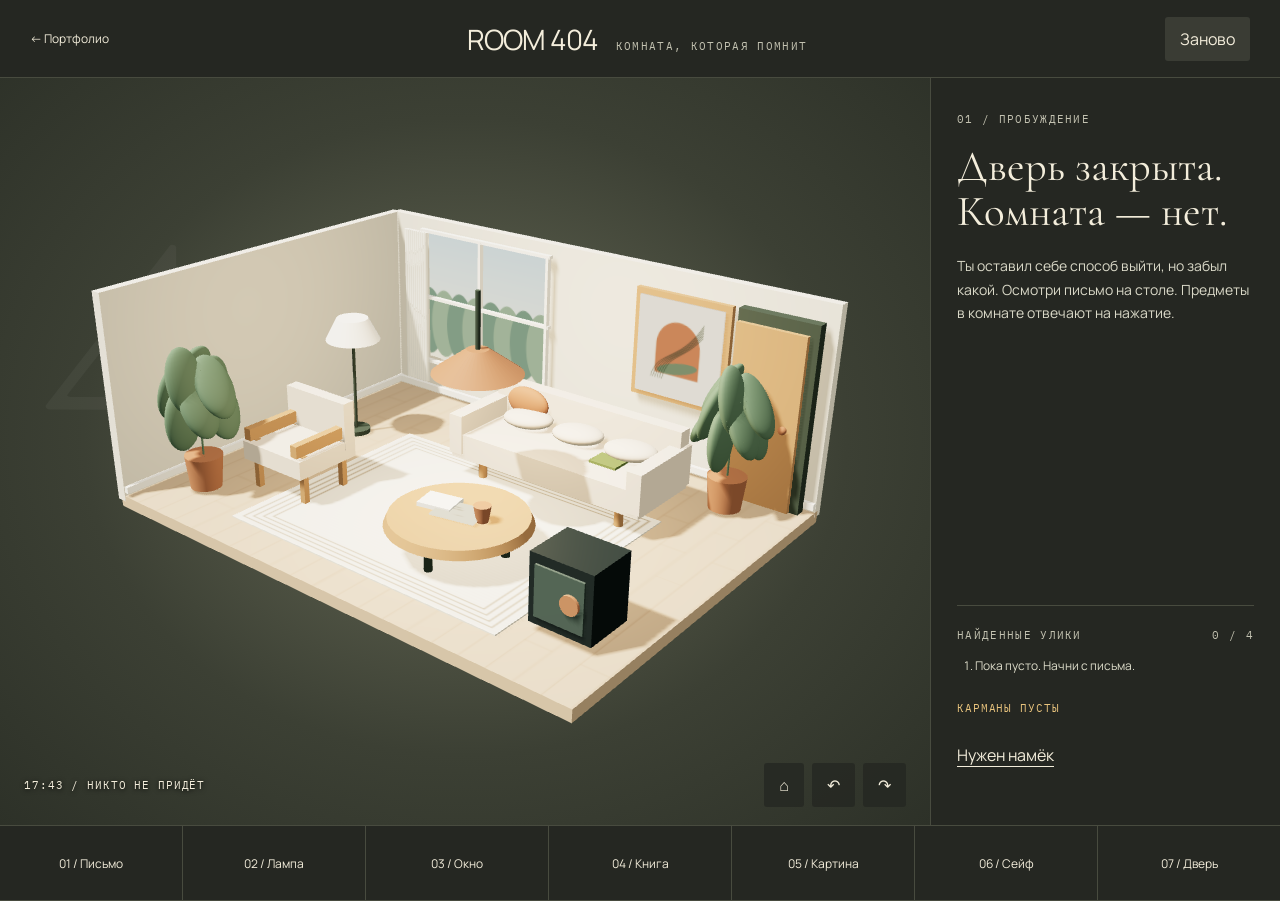
<file: site4-hush/index.html>
<!doctype html>
<html lang="ru">
  <head>
    <meta charset="UTF-8" />
    <meta name="viewport" content="width=device-width, initial-scale=1" />
    <meta name="theme-color" content="#171c20" />
    <title>ROOM 404 — Комната, которая помнит</title>
    <meta
      name="description"
      content="Объёмная комната-загадка: исследуй предметы, найди скрытые подсказки и открой дверь."
    />
    <link rel="stylesheet" href="../shared/fonts/fonts.css" />
    <link rel="stylesheet" href="../shared/play.css?v=3" />
    <link rel="stylesheet" href="styles.css?v=3" />
  </head>
  <body>
    <header>
      <a href="../">← Портфолио</a>
      <div class="identity">
        <h1>ROOM 404</h1>
        <span class="eyebrow">Комната, которая помнит</span>
      </div>
      <button id="restart" class="quiet">Заново</button>
    </header>
    <main class="room-app">
      <section class="scene-area" aria-label="Комната с предметами">
        <div class="ghost" aria-hidden="true">404</div>
        <canvas
          id="room-canvas"
          class="scene"
          tabindex="0"
          aria-label="3D-комната. Выбирай предметы нажатием или кнопками ниже."
        ></canvas>
        <p class="renderer-fallback" hidden>
          3D недоступно. Загадку можно пройти кнопками предметов ниже.
        </p>
        <div class="scene-caption">
          <span class="tag">17:43 / НИКТО НЕ ПРИДЁТ</span>
          <div class="toolbar">
            <button id="view-home" aria-label="Общий вид">⌂</button
            ><button id="view-left" aria-label="Повернуть комнату влево">
              ↶</button
            ><button id="view-right" aria-label="Повернуть комнату вправо">
              ↷
            </button>
          </div>
        </div>
      </section>
      <aside class="investigation">
        <div>
          <p class="eyebrow" id="chapter">01 / ПРОБУЖДЕНИЕ</p>
          <h2 id="object-title">Дверь закрыта.<br />Комната — нет.</h2>
          <p id="object-text">
            Ты оставил себе способ выйти, но забыл какой. Осмотри письмо на
            столе. Предметы в комнате отвечают на нажатие.
          </p>
          <div id="object-actions" class="toolbar"></div>
          <form id="safe-form" hidden>
            <label for="safe-code">Четыре цифры на сейфе</label>
            <div class="code-entry">
              <input
                id="safe-code"
                inputmode="numeric"
                pattern="[0-9]{4}"
                maxlength="4"
                autocomplete="off"
                placeholder="••••"
                required
              /><button class="primary">Открыть</button>
            </div>
          </form>
          <p class="status" id="feedback" role="status"></p>
        </div>
        <div class="notebook">
          <p class="eyebrow">
            Найденные улики <span id="clue-count">0 / 4</span>
          </p>
          <ol id="clues">
            <li class="muted">Пока пусто. Начни с письма.</li>
          </ol>
          <p id="inventory" class="tag">КАРМАНЫ ПУСТЫ</p>
          <button id="hint">Нужен намёк</button>
          <p id="hint-text" class="status" role="status"></p>
        </div>
      </aside>
      <nav class="objects" aria-label="Исследовать предмет">
        <button data-object="letter">01 / Письмо</button
        ><button data-object="lamp">02 / Лампа</button
        ><button data-object="window">03 / Окно</button
        ><button data-object="book">04 / Книга</button
        ><button data-object="painting">05 / Картина</button
        ><button data-object="safe">06 / Сейф</button
        ><button data-object="door">07 / Дверь</button>
      </nav>
    </main>
    <script src="../shared/three.min.js"></script>
    <script src="../shared/scene-kit.js?v=3"></script>
    <script src="main.js?v=3"></script>
  </body>
</html>
</file>
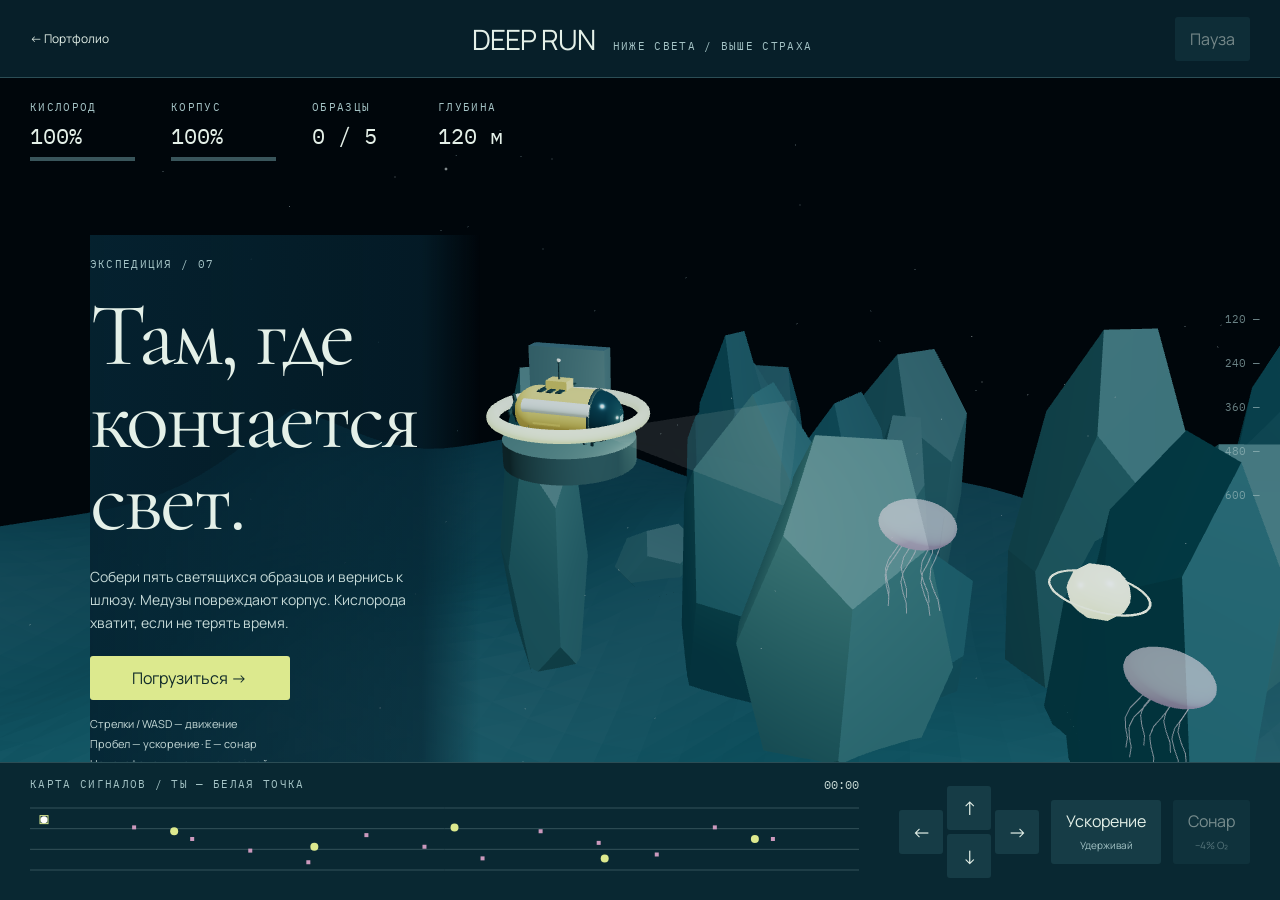
<file: site5-abyss/index.html>
<!doctype html>
<html lang="ru">
  <head>
    <meta charset="UTF-8" />
    <meta name="viewport" content="width=device-width, initial-scale=1" />
    <meta name="theme-color" content="#171c20" />
    <title>DEEP RUN — Вернись с глубины</title>
    <meta
      name="description"
      content="Подводная 3D-игра: пять образцов, медузы, ограниченный кислород и путь обратно."
    />
    <link rel="stylesheet" href="../shared/fonts/fonts.css" />
    <link rel="stylesheet" href="../shared/play.css?v=3" />
    <link rel="stylesheet" href="styles.css?v=3" />
  </head>
  <body>
    <header>
      <a href="../">← Портфолио</a>
      <div class="identity">
        <h1>DEEP RUN</h1>
        <span class="eyebrow">Ниже света / выше страха</span>
      </div>
      <button id="pause" disabled>Пауза</button>
    </header>
    <main class="ocean-app">
      <section class="scene-area">
        <canvas
          id="ocean-canvas"
          class="scene"
          tabindex="0"
          aria-label="Подводная игра. Управление стрелками или WASD, пробел — ускорение, E — сонар, P — пауза."
        ></canvas>
        <p class="renderer-fallback" hidden>
          Игра требует WebGL. Включи аппаратное ускорение или открой в другом
          браузере.
        </p>
        <div class="hud" id="hud">
          <div>
            <span class="eyebrow">Кислород</span
            ><output id="oxygen">100%</output
            ><meter
              id="oxygen-bar"
              min="0"
              max="100"
              value="100"
              aria-label="Запас кислорода"
            ></meter>
          </div>
          <div>
            <span class="eyebrow">Корпус</span><output id="hull">100%</output
            ><meter
              id="hull-bar"
              min="0"
              max="100"
              value="100"
              aria-label="Прочность корпуса"
            ></meter>
          </div>
          <div>
            <span class="eyebrow">Образцы</span
            ><output id="samples">0 / 5</output>
          </div>
          <div>
            <span class="eyebrow">Глубина</span
            ><output id="depth">120 м</output>
          </div>
        </div>
        <section id="gate" class="gate" aria-label="Задание экспедиции">
          <p class="eyebrow">ЭКСПЕДИЦИЯ / 07</p>
          <h2>Там, где<br />кончается свет.</h2>
          <p id="gate-text">
            Собери пять светящихся образцов и вернись к шлюзу. Медузы повреждают
            корпус. Кислорода хватит, если не терять время.
          </p>
          <button id="start" class="primary">Погрузиться →</button>
          <p class="gate-help">
            Стрелки / WASD — движение<br />Пробел — ускорение · E — сонар<br />На
            телефоне — кнопки под картой
          </p>
        </section>
        <div class="mission">
          <span class="eyebrow" id="phase">ЗАДАЧА: ПЯТЬ ОБРАЗЦОВ</span>
          <p id="target-label">Первый сигнал — справа от шлюза</p>
          <p id="message" role="status">Готов к погружению.</p>
        </div>
        <div class="depth-ruler" aria-hidden="true">
          120 —<br />240 —<br />360 —<br />480 —<br />600 —
        </div>
      </section>
      <section class="flight-deck" aria-label="Навигация и управление">
        <div class="chart">
          <div class="chart-caption">
            <span class="eyebrow">Карта сигналов / ты — белая точка</span
            ><span id="timer" class="mono">00:00</span>
          </div>
          <canvas id="map" aria-label="Карта маршрута и образцов"></canvas>
        </div>
        <div class="controls">
          <div class="pad" aria-label="Направление движения">
            <button data-key="ArrowLeft" aria-label="Влево">←</button>
            <div>
              <button data-key="ArrowUp" aria-label="Вверх">↑</button
              ><button data-key="ArrowDown" aria-label="Вниз">↓</button>
            </div>
            <button data-key="ArrowRight" aria-label="Вправо">→</button>
          </div>
          <button id="boost" data-key=" " aria-label="Ускорение, удерживать">
            Ускорение<br /><small>Удерживай</small></button
          ><button id="sonar">Сонар<br /><small>−4% O₂</small></button>
        </div>
      </section>
    </main>
    <script src="../shared/three.min.js"></script>
    <script src="../shared/scene-kit.js?v=3"></script>
    <script src="main.js?v=3"></script>
  </body>
</html>
</file>
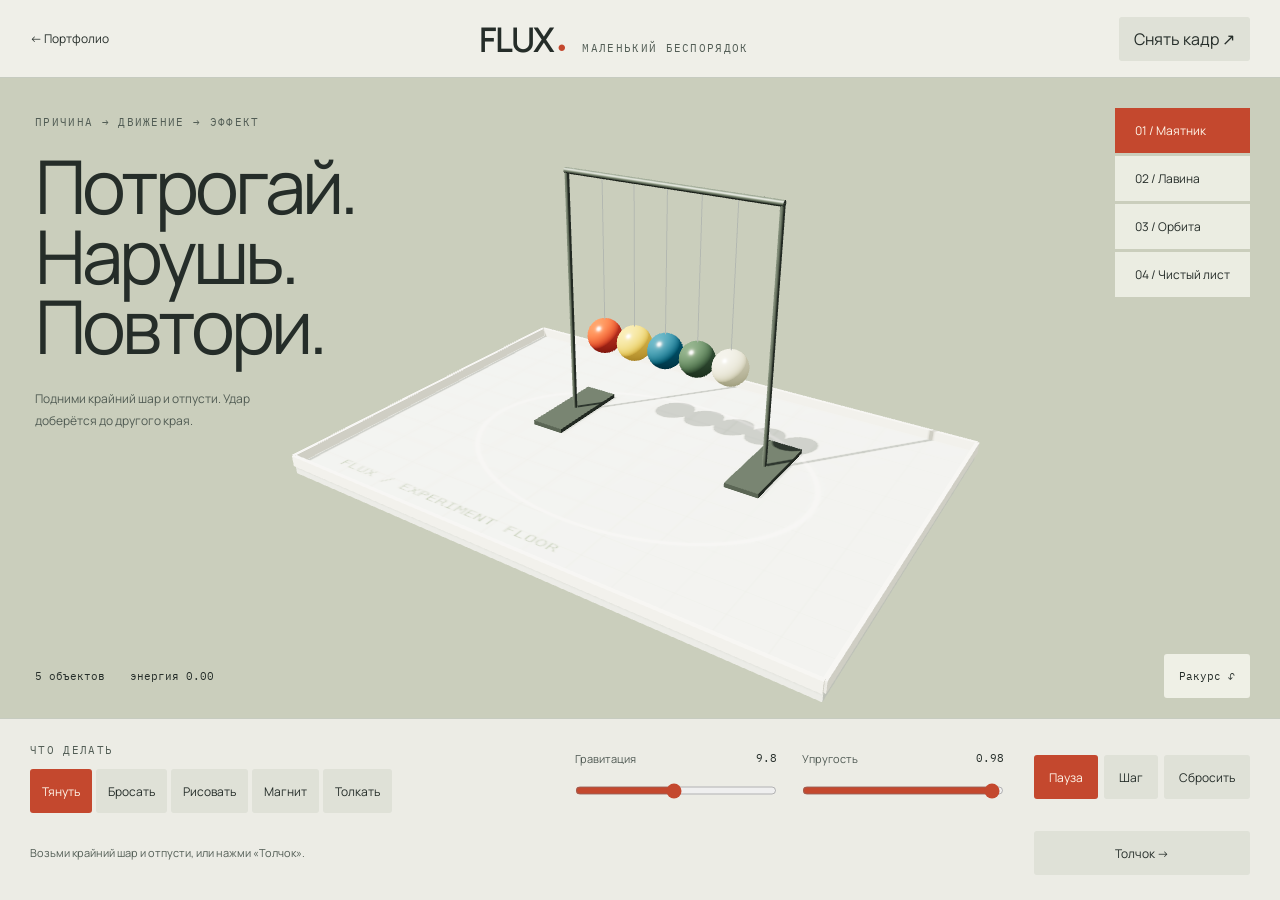
<file: site6-forma/index.html>
<!doctype html>
<html lang="ru">
  <head>
    <meta charset="UTF-8" />
    <meta name="viewport" content="width=device-width, initial-scale=1" />
    <meta name="theme-color" content="#171c20" />
    <title>FLUX — Маленький беспорядок</title>
    <meta
      name="description"
      content="Физическая 3D-песочница: маятники, столкновения, орбиты и рисунки из движущихся шаров."
    />
    <link rel="stylesheet" href="../shared/fonts/fonts.css" />
    <link rel="stylesheet" href="../shared/play.css?v=3" />
    <link rel="stylesheet" href="styles.css?v=3" />
  </head>
  <body>
    <header>
      <a href="../">← Портфолио</a>
      <div class="identity">
        <h1>FLUX<span class="brand-dot">●</span></h1>
        <span class="eyebrow">Маленький беспорядок</span>
      </div>
      <button id="export">Снять кадр ↗</button>
    </header>
    <main class="flux-app">
      <section class="scene-area">
        <canvas
          id="flux-canvas"
          class="scene"
          tabindex="0"
          aria-label="Физическая песочница. Выбирай инструмент ниже, затем нажимай или перетаскивай объекты. Клавиатура: стрелки — точка броска, Enter — бросить или толкнуть, пробел — пауза."
        ></canvas>
        <p class="renderer-fallback" hidden>
          Для физической сцены нужен WebGL. Попробуй другой браузер.
        </p>
        <div class="scene-heading">
          <p class="eyebrow">ПРИЧИНА → ДВИЖЕНИЕ → ЭФФЕКТ</p>
          <h2>Потрогай.<br />Нарушь.<br />Повтори.</h2>
          <p id="scene-note">
            Подними крайний шар и отпусти.<br />Удар доберётся до другого края.
          </p>
        </div>
        <nav class="presets" aria-label="Сценарий эксперимента">
          <button data-preset="cradle" aria-pressed="true">01 / Маятник</button
          ><button data-preset="avalanche" aria-pressed="false">
            02 / Лавина</button
          ><button data-preset="orbit" aria-pressed="false">03 / Орбита</button
          ><button data-preset="empty" aria-pressed="false">
            04 / Чистый лист
          </button>
        </nav>
        <div class="readout">
          <span><b id="count">5</b> объектов</span
          ><span>энергия <b id="energy">0.00</b></span
          ><button id="camera" aria-label="Изменить ракурс">Ракурс ↶</button>
        </div>
      </section>
      <section class="workbench" aria-label="Инструменты песочницы">
        <div class="tool-group">
          <p class="eyebrow">Что делать</p>
          <div class="toolbar">
            <button data-tool="grab" aria-pressed="true">Тянуть</button
            ><button data-tool="drop" aria-pressed="false">Бросать</button
            ><button data-tool="paint" aria-pressed="false">Рисовать</button
            ><button data-tool="magnet" aria-pressed="false">Магнит</button
            ><button data-tool="repel" aria-pressed="false">Толкать</button>
          </div>
        </div>
        <div class="settings">
          <label for="gravity"
            >Гравитация <output id="gravity-value">9.8</output
            ><input
              type="range"
              id="gravity"
              min="0"
              max="20"
              step="0.2"
              value="9.8" /></label
          ><label for="bounce"
            >Упругость <output id="bounce-value">0.98</output
            ><input
              type="range"
              id="bounce"
              min="0.1"
              max="1"
              step="0.01"
              value="0.98"
          /></label>
        </div>
        <div class="playback">
          <button id="play" class="primary">Пауза</button
          ><button id="step">Шаг</button><button id="reset">Сбросить</button>
        </div>
        <p id="status" class="status" role="status">
          Возьми шар мышью или пальцем. Кнопка «Толчок» запустит маятник без
          перетаскивания.
        </p>
        <button id="kick">Толчок →</button>
      </section>
    </main>
    <script src="../shared/three.min.js"></script>
    <script src="../shared/scene-kit.js?v=3"></script>
    <script src="main.js?v=3"></script>
  </body>
</html>
</file>
<file: site1-cyberpunk/assets/fonts/fonts.css>
@font-face {
  font-family: 'IBM Plex Mono';
  font-style: normal;
  font-weight: 400;
  font-display: swap;
  src: url(b0c618f6d8ea.ttf) format('truetype');
}
@font-face {
  font-family: 'IBM Plex Mono';
  font-style: normal;
  font-weight: 500;
  font-display: swap;
  src: url(1a6844598cfc.ttf) format('truetype');
}
@font-face {
  font-family: 'Manrope';
  font-style: normal;
  font-weight: 400;
  font-display: swap;
  src: url(755fa076675e.ttf) format('truetype');
}
@font-face {
  font-family: 'Manrope';
  font-style: normal;
  font-weight: 500;
  font-display: swap;
  src: url(e6fa40b6715a.ttf) format('truetype');
}
@font-face {
  font-family: 'Manrope';
  font-style: normal;
  font-weight: 600;
  font-display: swap;
  src: url(900670474e93.ttf) format('truetype');
}
@font-face {
  font-family: 'Manrope';
  font-style: normal;
  font-weight: 700;
  font-display: swap;
  src: url(e7e0cf40cb44.ttf) format('truetype');
}
@font-face {
  font-family: 'Manrope';
  font-style: normal;
  font-weight: 800;
  font-display: swap;
  src: url(0404e9f6404a.ttf) format('truetype');
}
</file>
<file: site1-cyberpunk/base.css>
* {
  box-sizing: border-box;
}
html {
  scroll-behavior: smooth;
  scroll-padding-top: 100px;
}
body {
  margin: 0;
  -webkit-font-smoothing: antialiased;
}
button,
input,
select {
  font: inherit;
}
button,
a,
input,
select {
  -webkit-tap-highlight-color: transparent;
}
button,
a {
  touch-action: manipulation;
}
button {
  cursor: pointer;
}
a {
  color: inherit;
  text-decoration: none;
}
button {
  min-height: 44px;
}
button:active,
.button:active {
  transform: scale(0.96);
}
button,
a {
  transition:
    color 0.18s,
    background-color 0.18s,
    transform 0.18s,
    border-color 0.18s;
}
h1,
h2,
h3,
p {
  margin: 0;
}
h1,
h2,
h3 {
  text-wrap: balance;
}
p {
  text-wrap: pretty;
}
button:focus-visible,
a:focus-visible,
input:focus-visible,
select:focus-visible,
canvas:focus-visible {
  outline: 3px solid var(--accent);
  outline-offset: 5px;
}
img {
  display: block;
  width: 100%;
  object-fit: cover;
}
section {
  scroll-margin-top: 24px;
}
.wrap {
  width: min(1280px, calc(100% - 112px));
  margin: auto;
}
.eyebrow {
  font-size: 11px;
  letter-spacing: 0.16em;
  text-transform: uppercase;
  font-weight: 600;
}
.section-top {
  display: flex;
  justify-content: space-between;
  align-items: end;
  gap: 24px;
  margin-bottom: 42px;
}
.section-top h2 {
  font-size: clamp(30px, 4vw, 52px);
  font-weight: 500;
  letter-spacing: -0.04em;
}
.section-top p {
  max-width: 350px;
  color: var(--muted);
  line-height: 1.6;
}
.button {
  display: inline-flex;
  min-height: 48px;
  align-items: center;
  justify-content: center;
  gap: 30px;
  padding: 0 24px;
  border: 1px solid transparent;
  background: var(--accent);
  color: var(--ink);
  font-size: 13px;
  font-weight: 600;
}
.button.outline {
  background: transparent;
  border-color: var(--line);
  color: var(--text);
}
.button:hover {
  transform: translateY(-2px);
}
.nav {
  display: flex;
  align-items: center;
  justify-content: space-between;
  gap: 24px;
  position: relative;
  z-index: 10;
  height: 94px;
}
.nav-links {
  display: flex;
  align-items: center;
  gap: 30px;
  font-size: 12px;
}
.nav-links a {
  padding: 14px 0;
}
.nav-links a:hover {
  color: var(--accent);
}
.menu-toggle {
  display: none;
  background: none;
  color: inherit;
  border: 1px solid var(--line);
  padding: 0 14px;
}
.skip-link {
  opacity: 0;
  pointer-events: none;
  position: fixed;
  top: 10px;
  left: 10px;
  z-index: 100;
  background: var(--accent);
  color: var(--ink);
  padding: 12px;
  transform: translateY(-160%);
}
.skip-link:focus {
  opacity: 1;
  pointer-events: auto;
  transform: translateY(0);
}
.foot {
  display: flex;
  justify-content: space-between;
  gap: 24px;
  padding: 30px 0;
  border-top: 1px solid var(--line);
  font-size: 11px;
  color: var(--muted);
}
.modal-overlay {
  position: fixed;
  inset: 0;
  background: #000a;
  backdrop-filter: blur(8px);
  z-index: 100;
  display: none;
  align-items: center;
  justify-content: center;
  padding: 24px;
}
.modal-overlay.active {
  display: flex;
}
.modal-box,
.modal-card {
  background: var(--bg);
  border: 1px solid var(--line);
  width: min(620px, 100%);
  position: relative;
  padding: 40px;
  max-height: 90svh;
  overflow: auto;
}
.modal-close {
  position: absolute;
  top: 12px;
  right: 12px;
  width: 44px;
  border: 1px solid var(--line);
  background: var(--bg);
  color: var(--text);
  font-size: 22px;
}
.modal-box h2,
.modal-card h2 {
  font-size: 32px;
  margin: 20px 0;
}
.modal-box p,
.modal-card p {
  color: var(--muted);
  line-height: 1.7;
  margin-bottom: 24px;
}
.toast {
  position: fixed;
  bottom: 24px;
  left: 50%;
  transform: translateX(-50%);
  background: var(--text);
  color: var(--bg);
  z-index: 110;
  padding: 16px 24px;
  max-width: calc(100% - 32px);
  width: max-content;
  font-size: 13px;
  box-shadow: 0 8px 40px #0003;
}
.toast:empty {
  display: none;
}
.reveal {
  opacity: 1;
}
.js-motion .reveal {
  opacity: 0;
  transform: translateY(22px);
  transition:
    opacity 0.7s,
    transform 0.7s;
}
.js-motion .reveal.visible {
  opacity: 1;
  transform: translateY(0);
}
.entrance {
  animation: enter 0.8s both;
}
.entrance.delay {
  animation-delay: 0.12s;
}
@keyframes enter {
  from {
    opacity: 0;
    transform: translateY(20px);
  }
  to {
    opacity: 1;
    transform: translateY(0);
  }
}
[hidden] {
  display: none !important;
}
@media (max-width: 900px) {
  .wrap {
    width: calc(100% - 48px);
  }
  .nav {
    height: 80px;
  }
  .nav-links {
    gap: 18px;
  }
  .section-top {
    align-items: start;
    flex-direction: column;
  }
}
@media (max-width: 650px) {
  .wrap {
    width: calc(100% - 36px);
  }
  .nav {
    height: 76px;
  }
  .menu-toggle {
    display: block;
  }
  .nav-links {
    display: none;
    position: absolute;
    top: 70px;
    left: 0;
    right: 0;
    background: var(--bg);
    padding: 18px;
    border: 1px solid var(--line);
    flex-direction: column;
    align-items: stretch;
    gap: 2px;
  }
  .nav-links.open {
    display: flex;
  }
  .nav > .button {
    display: none;
  }
  .foot {
    flex-direction: column;
    gap: 12px;
  }
  .section-top {
    margin-bottom: 28px;
  }
  .modal-box,
  .modal-card {
    padding: 32px 22px;
  }
}
@media (prefers-reduced-motion: reduce) {
  html {
    scroll-behavior: auto;
  }
  *,
  *::before,
  *::after {
    animation: none !important;
    transition: none !important;
  }
  .js-motion .reveal {
    opacity: 1;
    transform: none;
  }
}
</file>
<file: site1-cyberpunk/styles.css>
:root {
  --bg: #0e1720;
  --text: #e9f1f8;
  --muted: #9cadbc;
  --accent: #9acbff;
  --ink: #102438;
  --line: #30404e;
}
body {
  background: var(--bg);
  color: var(--text);
  font-family: Manrope, sans-serif;
}
.wrap {
  width: min(1320px, calc(100% - 100px));
}
.nav {
  height: 82px;
  border-bottom: 1px solid var(--line);
}
.brand {
  display: flex;
  align-items: center;
  gap: 10px;
  font-size: 21px;
  font-weight: 800;
  letter-spacing: -0.06em;
}
.brand-mark {
  color: var(--accent);
  font-size: 28px;
}
.brand-sub {
  font:
    9px "IBM Plex Mono",
    monospace;
  color: var(--muted);
  letter-spacing: 0.04em;
  margin-left: 4px;
}
.course-progress {
  font:
    11px "IBM Plex Mono",
    monospace;
  color: var(--accent);
  font-variant-numeric: tabular-nums;
}
.nav-links {
  color: var(--muted);
}
.lab-hero {
  padding: 42px 0 54px;
  background: linear-gradient(0deg, #15243100, #192b3e40);
}
.lab-heading {
  display: flex;
  justify-content: space-between;
  gap: 40px;
  align-items: end;
  margin-bottom: 34px;
}
.lab-heading .eyebrow {
  color: var(--accent);
  font-size: 10px;
}
.lab-heading h1 {
  font-size: clamp(56px, 7vw, 94px);
  line-height: 1;
  letter-spacing: -0.07em;
  font-weight: 700;
  margin-top: 18px;
}
.lab-heading h1 span {
  display: block;
  font:
    12px "IBM Plex Mono",
    monospace;
  color: var(--muted);
  letter-spacing: 0.25em;
  margin-top: 16px;
}
.hero-purpose {
  max-width: 390px;
}
.hero-purpose h2 {
  font-size: 30px;
  line-height: 1.25;
  font-weight: 500;
  letter-spacing: -0.035em;
}
.hero-purpose p {
  font-size: 13px;
  color: var(--muted);
  line-height: 1.8;
  margin-top: 12px;
}
.text-link {
  display: inline-block;
  min-height: 44px;
  padding: 13px 0;
  font-size: 11px;
  color: var(--accent);
}
.hero-purpose .text-link {
  display: none;
}
.workbench {
  display: grid;
  grid-template-columns: 1.55fr 1fr;
  border-top: 1px solid var(--line);
  border-bottom: 1px solid var(--line);
}
.network-stage {
  background: #111e29;
  border-right: 1px solid var(--line);
  min-width: 0;
}
.stage-bar {
  display: flex;
  justify-content: space-between;
  align-items: center;
  gap: 16px;
  padding: 22px 26px;
  font:
    9px "IBM Plex Mono",
    monospace;
  color: var(--muted);
  border-bottom: 1px solid #263746;
}
.stage-bar > span:first-child {
  color: var(--accent);
}
.status-dot {
  display: inline-block;
  width: 5px;
  height: 5px;
  background: var(--accent);
  border-radius: 50%;
  margin-right: 6px;
}
.network-stage svg {
  width: 100%;
  height: auto;
  display: block;
  max-height: 360px;
}
.network-link {
  stroke: #47677b;
  stroke-width: 1.5;
  fill: none;
  stroke-dasharray: 5 7;
}
.network-link.threatened {
  stroke: #f2ad89;
  stroke-width: 2;
}
.network-link.offline {
  stroke: #344450;
}
.network-link.isolated {
  stroke: #9acbff;
  stroke-dasharray: 2 12;
}
.node-halo {
  fill: #9acbff08;
  stroke: #9acbff20;
}
.node-body {
  fill: #182b3b;
  stroke: #7eaad0;
  stroke-width: 1.2;
}
.node-glyph {
  fill: none;
  stroke: #c2ddfa;
  stroke-width: 1.4;
}
.node-indicator {
  fill: #9acbff;
  stroke: #111e29;
  stroke-width: 3;
}
.network-node {
  cursor: pointer;
}
.network-node:hover .node-body {
  fill: #294760;
}
.node-name {
  fill: #e9f1f8;
  text-anchor: middle;
  font:
    12px Manrope,
    sans-serif;
}
.node-state {
  fill: #9cadbc;
  text-anchor: middle;
  font:
    8px "IBM Plex Mono",
    monospace;
}
.network-node.threatened .node-indicator {
  fill: #f2ad89;
}
.network-node.threatened .node-body {
  stroke: #f2ad89;
  fill: #4c3024;
}
.network-node.isolated .node-body {
  stroke-dasharray: 4 3;
  fill: #28364f;
}
.network-node.offline .node-body {
  stroke: #5a6a75;
  fill: #16212a;
}
.network-node.offline .node-indicator {
  fill: #5a6a75;
}
.map-label {
  fill: #7e94a6;
  font:
    8px "IBM Plex Mono",
    monospace;
  letter-spacing: 1px;
}
.network-legend {
  display: flex;
  gap: 24px;
  padding: 0 26px 22px;
  font-size: 10px;
  color: var(--muted);
}
.network-legend span {
  display: flex;
  align-items: center;
  gap: 7px;
}
.legend-dot {
  width: 5px;
  height: 5px;
  border-radius: 50%;
  display: inline-block;
  background: var(--accent);
}
.legend-dot.threatened {
  background: #f2ad89;
}
.legend-dot.isolated {
  background: #b4a6e0;
}
.node-inspector {
  border-top: 1px solid var(--line);
  padding: 17px 26px;
  font-size: 11px;
  color: var(--muted);
  line-height: 1.6;
  min-height: 68px;
}
.service-buttons {
  display: flex;
  flex-wrap: wrap;
  border-top: 1px solid var(--line);
  padding: 6px 20px 12px;
  gap: 4px;
}
.service-btn {
  color: #bdcfde;
  background: none;
  border: 0;
  font-size: 10px;
  padding: 6px 8px;
  text-align: left;
  flex: 1;
  min-width: 80px;
}
.service-btn span {
  display: block;
  color: var(--muted);
  font-size: 8px;
  margin-top: 4px;
}
.service-btn[aria-pressed="true"] {
  color: var(--accent);
  background: #1a3044;
}
.service-btn.threatened {
  color: #f2ad89;
}
.service-btn.isolated {
  color: #c7bdf0;
}
.service-btn.offline {
  color: #9cadbc;
}
.mission-selector {
  padding: 28px 32px 24px;
  scroll-margin-top: 24px;
}
.mission-selector > .eyebrow {
  font:
    9px "IBM Plex Mono",
    monospace;
  color: var(--accent);
}
.mission-selector h2 {
  font-size: 26px;
  font-weight: 500;
  letter-spacing: -0.04em;
  margin: 14px 0 24px;
}
.scenario-list {
  display: flex;
  flex-direction: column;
}
.scenario {
  border: 0;
  border-top: 1px solid var(--line);
  background: transparent;
  color: var(--text);
  display: flex;
  align-items: center;
  gap: 16px;
  padding: 17px 0;
  text-align: left;
}
.scenario:last-child {
  border-bottom: 1px solid var(--line);
}
.scenario-num {
  font:
    10px "IBM Plex Mono",
    monospace;
  color: var(--muted);
}
.scenario strong {
  display: block;
  font-size: 13px;
  font-weight: 600;
}
.scenario small {
  display: block;
  font-size: 10px;
  color: var(--muted);
  margin-top: 5px;
}
.scenario-arrow {
  margin-left: auto;
  color: var(--muted);
}
.scenario.active strong,
.scenario.active .scenario-arrow,
.scenario.active .scenario-num {
  color: var(--accent);
}
.case-preview {
  font-size: 12px;
  line-height: 1.8;
  color: #b1c1ce;
  margin: 24px 0 20px;
  min-height: 66px;
}
.mission-selector > .button {
  width: 100%;
  justify-content: space-between;
}
.simulation-note {
  font-size: 9px;
  line-height: 1.7;
  color: var(--muted);
  margin-top: 14px;
}
.response-section {
  padding-top: 50px;
  padding-bottom: 75px;
}
.section-top .eyebrow {
  font-size: 10px;
  color: var(--accent);
  margin-bottom: 18px;
}
.section-top h2 {
  font-size: 40px;
  max-width: 660px;
  line-height: 1.25;
}
.section-top p {
  font-size: 13px;
  max-width: 340px;
}
.incident-strip {
  display: flex;
  justify-content: space-between;
  gap: 24px;
  background: #2a2523;
  color: #ffd0af;
  border-top: 1px solid #694f3e;
  border-bottom: 1px solid #694f3e;
  padding: 18px 22px;
  font:
    9px/1.8 "IBM Plex Mono",
    monospace;
  margin-bottom: 28px;
}
.response-actions {
  display: grid;
  grid-template-columns: repeat(3, 1fr);
  gap: 26px;
}
.response-btn {
  display: flex;
  align-items: start;
  flex-direction: column;
  gap: 15px;
  text-align: left;
  color: var(--text);
  background: transparent;
  border: 0;
  border-top: 1px solid var(--line);
  padding: 25px 0;
  position: relative;
}
.choice-number {
  font:
    10px "IBM Plex Mono",
    monospace;
  color: var(--muted);
}
.response-btn strong {
  font-size: 18px;
  font-weight: 500;
  line-height: 1.5;
  padding-right: 12px;
}
.response-btn > span:not(.choice-number):not(.choice-arrow) {
  color: var(--muted);
  font-size: 12px;
  line-height: 1.8;
  max-width: 280px;
}
.choice-arrow {
  position: absolute;
  right: 0;
  top: 24px;
  color: var(--accent);
  font-size: 22px;
}
.response-btn:hover,
.response-btn.chosen {
  border-color: var(--accent);
  color: var(--accent);
}
.response-btn:disabled:not(.chosen) {
  opacity: 0.5;
  cursor: default;
}
.outcome {
  margin-top: 15px;
  padding: 30px;
  background: #292823;
  border: 1px solid #6a5545;
}
.outcome.successful {
  background: #142e3b;
  border-color: #486e85;
}
.outcome-head {
  display: flex;
  align-items: center;
  gap: 20px;
}
.outcome-symbol {
  font-size: 32px;
  color: #ffd0af;
}
.successful .outcome-symbol {
  color: var(--accent);
}
.outcome-head .eyebrow {
  color: var(--muted);
  font-size: 9px;
  margin-bottom: 8px;
}
.outcome h3 {
  font-size: 24px;
  font-weight: 500;
  letter-spacing: -0.03em;
}
.outcome-head > strong {
  margin-left: auto;
  font:
    14px "IBM Plex Mono",
    monospace;
  white-space: nowrap;
  color: var(--accent);
}
.outcome > p {
  font-size: 13px;
  line-height: 1.9;
  margin: 22px 0;
  color: #c1cfda;
  max-width: 930px;
}
.lesson {
  border-top: 1px solid #5d6863;
  padding-top: 18px;
  display: flex;
  gap: 30px;
}
.lesson > span {
  font-size: 10px;
  white-space: nowrap;
  color: var(--accent);
}
.lesson p {
  font-size: 12px;
  line-height: 1.8;
  color: #c1cfda;
  max-width: 800px;
}
.outcome-actions {
  display: flex;
  gap: 14px;
  margin-top: 24px;
}
.outcome-actions .button {
  font-size: 11px;
}
.event-details {
  border-top: 1px solid var(--line);
  border-bottom: 1px solid var(--line);
  margin-top: 28px;
}
.event-details summary {
  list-style: none;
  display: flex;
  justify-content: space-between;
  cursor: pointer;
  padding: 20px 0;
  font-size: 12px;
}
.event-details ol {
  font:
    11px/2 "IBM Plex Mono",
    monospace;
  color: var(--muted);
  padding-left: 22px;
  padding-bottom: 18px;
}
.why-section {
  padding-top: 75px;
  padding-bottom: 90px;
  border-top: 1px solid var(--line);
}
.lesson-grid {
  display: grid;
  grid-template-columns: repeat(3, 1fr);
  gap: 42px;
}
.lesson-grid article {
  border-top: 1px solid var(--line);
  padding-top: 24px;
}
.lesson-grid article > span {
  font:
    9px "IBM Plex Mono",
    monospace;
  color: var(--accent);
}
.lesson-grid h3 {
  font-size: 22px;
  font-weight: 500;
  margin: 25px 0 14px;
  letter-spacing: -0.03em;
}
.lesson-grid p {
  font-size: 12px;
  line-height: 1.9;
  color: var(--muted);
}
.foot {
  font-size: 9px;
}
.entrance {
  animation-fill-mode: backwards;
}
@media (max-width: 1000px) {
  .wrap {
    width: calc(100% - 48px);
  }
  .brand-sub {
    display: none;
  }
  .workbench {
    grid-template-columns: 1.3fr 1fr;
  }
  .mission-selector {
    padding: 24px;
  }
  .network-legend {
    gap: 14px;
  }
  .stage-bar {
    padding: 20px 16px;
    font-size: 8px;
  }
  .lab-heading h1 {
    font-size: 74px;
  }
  .hero-purpose {
    max-width: 330px;
  }
  .hero-purpose h2 {
    font-size: 26px;
  }
  .outcome-head {
    flex-wrap: wrap;
  }
  .outcome-head > strong {
    margin-left: 52px;
  }
  .service-buttons {
    padding: 6px 12px 12px;
  }
  .section-top h2 {
    font-size: 34px;
  }
}
@media (max-width: 650px) {
  .wrap {
    width: calc(100% - 36px);
  }
  .nav {
    height: 76px;
    gap: 12px;
  }
  .brand {
    font-size: 18px;
    gap: 7px;
  }
  .brand-mark {
    font-size: 22px;
  }
  .course-progress {
    font-size: 9px;
  }
  .menu-toggle {
    font-size: 10px;
    padding: 0 10px;
    min-height: 40px;
  }
  .lab-hero {
    padding: 30px 0 36px;
  }
  .lab-heading {
    flex-direction: column;
    align-items: start;
    gap: 24px;
  }
  .lab-heading .eyebrow {
    font-size: 8px;
  }
  .lab-heading h1 {
    font-size: 76px;
  }
  .hero-purpose h2 {
    font-size: 25px;
  }
  .hero-purpose p {
    font-size: 12px;
    margin-top: 10px;
  }
  .hero-purpose .text-link {
    display: inline-block;
  }
  .workbench {
    grid-template-columns: 1fr;
  }
  .network-stage {
    border-right: 0;
    border-bottom: 1px solid var(--line);
  }
  .network-stage svg {
    max-height: 300px;
  }
  .network-legend {
    font-size: 9px;
    padding: 0 16px 18px;
  }
  .node-inspector {
    padding: 14px 16px;
    font-size: 10px;
  }
  .service-btn {
    min-width: 80px;
    font-size: 9px;
  }
  .mission-selector {
    padding: 24px 18px;
  }
  .mission-selector h2 {
    font-size: 24px;
    margin-top: 12px;
    margin-bottom: 18px;
  }
  .case-preview {
    min-height: 0;
  }
  .response-section {
    padding: 36px 0 55px;
  }
  .section-top h2 {
    font-size: 30px;
  }
  .incident-strip {
    flex-direction: column;
    gap: 8px;
    font-size: 8px;
    padding: 16px;
  }
  .response-actions {
    grid-template-columns: 1fr;
    gap: 0;
  }
  .response-btn {
    padding: 20px 0;
    gap: 10px;
  }
  .response-btn strong {
    font-size: 16px;
  }
  .response-btn > span:not(.choice-number):not(.choice-arrow) {
    max-width: none;
  }
  .outcome {
    padding: 22px 18px;
  }
  .outcome-head {
    gap: 12px;
  }
  .outcome h3 {
    font-size: 21px;
  }
  .outcome-head > strong {
    font-size: 12px;
    margin-left: 0;
    width: 100%;
    margin-top: 8px;
  }
  .outcome-symbol {
    font-size: 25px;
  }
  .outcome > p {
    font-size: 12px;
  }
  .lesson {
    flex-direction: column;
    gap: 10px;
  }
  .outcome-actions {
    flex-direction: column;
    gap: 10px;
  }
  .outcome-actions .button {
    width: 100%;
    font-size: 10px;
    padding: 0 12px;
  }
  .why-section {
    padding: 55px 0;
  }
  .lesson-grid {
    grid-template-columns: 1fr;
    gap: 32px;
  }
  .lesson-grid h3 {
    margin-top: 20px;
  }
  .foot {
    font-size: 9px;
  }
}

.outcome-services {
  display: grid;
  grid-template-columns: repeat(6, 1fr);
  gap: 16px;
  margin: 24px 0;
  border-top: 1px solid #5d6863;
  padding-top: 18px;
}
.outcome-services > span {
  font-size: 11px;
  line-height: 1.7;
}
.outcome-services small {
  display: block;
  font-size: 9px;
  color: var(--muted);
}
.outcome-services .threatened {
  color: #ffd0af;
}
.outcome-services .isolated {
  color: #c7bdf0;
}
@media (max-width: 650px) {
  .outcome-services {
    grid-template-columns: repeat(3, 1fr);
    gap: 14px;
  }
  .outcome-services > span {
    font-size: 10px;
  }
}

.network-node.isolated .node-indicator {
  fill: #b4a6e0;
}
.network-node.isolated .node-body {
  stroke: #b4a6e0;
}

.catalog-tools {
  display: grid;
  gap: 9px;
  margin: 18px 0;
}
.catalog-tools input[type="search"],
.catalog-tools select {
  background: #182633;
  color: #e9f1f8;
  border: 1px solid #647789;
  padding: 12px;
  width: 100%;
  min-height: 44px;
  font: inherit;
}
.check-option {
  display: flex;
  gap: 10px;
  align-items: center;
  min-height: 44px;
}
.check-option input {
  width: 20px;
  height: 20px;
  accent-color: #9acbff;
}
.catalog-tools p,
.catalog-tools small {
  color: #b6c5d3;
  font-size: 12px;
}
.scenario-list {
  max-height: 340px;
  overflow: auto;
  overscroll-behavior: contain;
}
.scenario-list .scenario {
  display: flex;
  flex-direction: column;
  align-items: flex-start;
  gap: 6px;
  text-align: left;
}
.scenario small {
  color: #b6c5d3;
}
.scenario strong {
  font-size: 14px;
}
</file>
<file: site2-architecture/assets/fonts/fonts.css>
@font-face {
  font-family: 'Cormorant Garamond';
  font-style: normal;
  font-weight: 400;
  font-display: swap;
  src: url(bb8f3c3b0ca4.ttf) format('truetype');
}
@font-face {
  font-family: 'Cormorant Garamond';
  font-style: normal;
  font-weight: 500;
  font-display: swap;
  src: url(75407d221885.ttf) format('truetype');
}
@font-face {
  font-family: 'Cormorant Garamond';
  font-style: normal;
  font-weight: 600;
  font-display: swap;
  src: url(705776b6237d.ttf) format('truetype');
}
@font-face {
  font-family: 'Manrope';
  font-style: normal;
  font-weight: 400;
  font-display: swap;
  src: url(755fa076675e.ttf) format('truetype');
}
@font-face {
  font-family: 'Manrope';
  font-style: normal;
  font-weight: 500;
  font-display: swap;
  src: url(e6fa40b6715a.ttf) format('truetype');
}
@font-face {
  font-family: 'Manrope';
  font-style: normal;
  font-weight: 600;
  font-display: swap;
  src: url(900670474e93.ttf) format('truetype');
}
@font-face {
  font-family: 'Manrope';
  font-style: normal;
  font-weight: 700;
  font-display: swap;
  src: url(e7e0cf40cb44.ttf) format('truetype');
}
</file>
<file: site2-architecture/base.css>
* {
  box-sizing: border-box;
}
html {
  scroll-behavior: smooth;
  scroll-padding-top: 100px;
}
body {
  margin: 0;
  -webkit-font-smoothing: antialiased;
}
button,
input,
select {
  font: inherit;
}
button,
a,
input,
select {
  -webkit-tap-highlight-color: transparent;
}
button,
a {
  touch-action: manipulation;
}
button {
  cursor: pointer;
}
a {
  color: inherit;
  text-decoration: none;
}
button {
  min-height: 44px;
}
button:active,
.button:active {
  transform: scale(0.96);
}
button,
a {
  transition:
    color 0.18s,
    background-color 0.18s,
    transform 0.18s,
    border-color 0.18s;
}
h1,
h2,
h3,
p {
  margin: 0;
}
h1,
h2,
h3 {
  text-wrap: balance;
}
p {
  text-wrap: pretty;
}
button:focus-visible,
a:focus-visible,
input:focus-visible,
select:focus-visible,
canvas:focus-visible {
  outline: 3px solid var(--accent);
  outline-offset: 5px;
}
img {
  display: block;
  width: 100%;
  object-fit: cover;
}
section {
  scroll-margin-top: 24px;
}
.wrap {
  width: min(1280px, calc(100% - 112px));
  margin: auto;
}
.eyebrow {
  font-size: 11px;
  letter-spacing: 0.16em;
  text-transform: uppercase;
  font-weight: 600;
}
.section-top {
  display: flex;
  justify-content: space-between;
  align-items: end;
  gap: 24px;
  margin-bottom: 42px;
}
.section-top h2 {
  font-size: clamp(30px, 4vw, 52px);
  font-weight: 500;
  letter-spacing: -0.04em;
}
.section-top p {
  max-width: 350px;
  color: var(--muted);
  line-height: 1.6;
}
.button {
  display: inline-flex;
  min-height: 48px;
  align-items: center;
  justify-content: center;
  gap: 30px;
  padding: 0 24px;
  border: 1px solid transparent;
  background: var(--accent);
  color: var(--ink);
  font-size: 13px;
  font-weight: 600;
}
.button.outline {
  background: transparent;
  border-color: var(--line);
  color: var(--text);
}
.button:hover {
  transform: translateY(-2px);
}
.nav {
  display: flex;
  align-items: center;
  justify-content: space-between;
  gap: 24px;
  position: relative;
  z-index: 10;
  height: 94px;
}
.nav-links {
  display: flex;
  align-items: center;
  gap: 30px;
  font-size: 12px;
}
.nav-links a {
  padding: 14px 0;
}
.nav-links a:hover {
  color: var(--accent);
}
.menu-toggle {
  display: none;
  background: none;
  color: inherit;
  border: 1px solid var(--line);
  padding: 0 14px;
}
.skip-link {
  opacity: 0;
  pointer-events: none;
  position: fixed;
  top: 10px;
  left: 10px;
  z-index: 100;
  background: var(--accent);
  color: var(--ink);
  padding: 12px;
  transform: translateY(-160%);
}
.skip-link:focus {
  opacity: 1;
  pointer-events: auto;
  transform: translateY(0);
}
.foot {
  display: flex;
  justify-content: space-between;
  gap: 24px;
  padding: 30px 0;
  border-top: 1px solid var(--line);
  font-size: 11px;
  color: var(--muted);
}
.modal-overlay {
  position: fixed;
  inset: 0;
  background: #000a;
  backdrop-filter: blur(8px);
  z-index: 100;
  display: none;
  align-items: center;
  justify-content: center;
  padding: 24px;
}
.modal-overlay.active {
  display: flex;
}
.modal-box,
.modal-card {
  background: var(--bg);
  border: 1px solid var(--line);
  width: min(620px, 100%);
  position: relative;
  padding: 40px;
  max-height: 90svh;
  overflow: auto;
}
.modal-close {
  position: absolute;
  top: 12px;
  right: 12px;
  width: 44px;
  border: 1px solid var(--line);
  background: var(--bg);
  color: var(--text);
  font-size: 22px;
}
.modal-box h2,
.modal-card h2 {
  font-size: 32px;
  margin: 20px 0;
}
.modal-box p,
.modal-card p {
  color: var(--muted);
  line-height: 1.7;
  margin-bottom: 24px;
}
.toast {
  position: fixed;
  bottom: 24px;
  left: 50%;
  transform: translateX(-50%);
  background: var(--text);
  color: var(--bg);
  z-index: 110;
  padding: 16px 24px;
  max-width: calc(100% - 32px);
  width: max-content;
  font-size: 13px;
  box-shadow: 0 8px 40px #0003;
}
.toast:empty {
  display: none;
}
.reveal {
  opacity: 1;
}
.js-motion .reveal {
  opacity: 0;
  transform: translateY(22px);
  transition:
    opacity 0.7s,
    transform 0.7s;
}
.js-motion .reveal.visible {
  opacity: 1;
  transform: translateY(0);
}
.entrance {
  animation: enter 0.8s both;
}
.entrance.delay {
  animation-delay: 0.12s;
}
@keyframes enter {
  from {
    opacity: 0;
    transform: translateY(20px);
  }
  to {
    opacity: 1;
    transform: translateY(0);
  }
}
[hidden] {
  display: none !important;
}
@media (max-width: 900px) {
  .wrap {
    width: calc(100% - 48px);
  }
  .nav {
    height: 80px;
  }
  .nav-links {
    gap: 18px;
  }
  .section-top {
    align-items: start;
    flex-direction: column;
  }
}
@media (max-width: 650px) {
  .wrap {
    width: calc(100% - 36px);
  }
  .nav {
    height: 76px;
  }
  .menu-toggle {
    display: block;
  }
  .nav-links {
    display: none;
    position: absolute;
    top: 70px;
    left: 0;
    right: 0;
    background: var(--bg);
    padding: 18px;
    border: 1px solid var(--line);
    flex-direction: column;
    align-items: stretch;
    gap: 2px;
  }
  .nav-links.open {
    display: flex;
  }
  .nav > .button {
    display: none;
  }
  .foot {
    flex-direction: column;
    gap: 12px;
  }
  .section-top {
    margin-bottom: 28px;
  }
  .modal-box,
  .modal-card {
    padding: 32px 22px;
  }
}
@media (prefers-reduced-motion: reduce) {
  html {
    scroll-behavior: auto;
  }
  *,
  *::before,
  *::after {
    animation: none !important;
    transition: none !important;
  }
  .js-motion .reveal {
    opacity: 1;
    transform: none;
  }
}
</file>
<file: site2-architecture/styles.css>
:root {
  --bg: #f5f1e9;
  --text: #34382f;
  --muted: #626658;
  --accent: #9b452d;
  --ink: #fff;
  --line: #d5d2c7;
}
body {
  background: var(--bg);
  color: var(--text);
  font-family: Manrope, sans-serif;
}
.nav {
  height: 88px;
}
.brand {
  font-family: "Cormorant Garamond", serif;
  font-size: 34px;
  line-height: 1;
  letter-spacing: 0.08em;
  font-weight: 500;
}
.brand-sub {
  display: block;
  font-family: Manrope, sans-serif;
  font-size: 7px;
  letter-spacing: 0.15em;
  margin-top: 9px;
}
.nav-links {
  font-size: 11px;
  gap: 26px;
}
.nav > .button {
  font-size: 10px;
  min-height: 44px;
}
.hero {
  position: relative;
  color: #fff;
  height: min(780px, calc(100svh - 88px));
  min-height: 640px;
  overflow: hidden;
}
.hero-photo {
  position: absolute;
  height: 100%;
  inset: 0;
  animation: photo-entry 1.3s backwards;
}
.hero-overlay {
  position: absolute;
  inset: 0;
  background:
    linear-gradient(90deg, #17251bd9, #17251b20 90%),
    linear-gradient(0deg, #17251b70, transparent 65%);
}
.hero-text {
  position: relative;
  padding-top: 54px;
}
.hero-text .eyebrow {
  font-size: 10px;
  color: #e9e7d7;
}
.hero-text h1 {
  font-family: "Cormorant Garamond", serif;
  font-size: clamp(90px, 11vw, 156px);
  font-weight: 400;
  line-height: 1;
  letter-spacing: -0.04em;
  margin: 16px 0 15px;
}
.hero-text h2 {
  font-family: "Cormorant Garamond", serif;
  font-size: clamp(38px, 4vw, 56px);
  line-height: 1.05;
  font-weight: 400;
  letter-spacing: -0.025em;
}
.hero-description {
  font-size: 12px;
  line-height: 1.9;
  max-width: 360px;
  margin-top: 22px;
  color: #e4e6dd;
}
.hero-text .button {
  margin-top: 24px;
  background: #f5f1e9;
  color: #34382f;
  font-size: 11px;
}
.hero-bottom {
  position: absolute;
  bottom: 24px;
  left: 0;
  right: 0;
  display: flex;
  align-items: center;
  justify-content: space-between;
  gap: 20px;
  font-size: 8px;
  letter-spacing: 0.12em;
}
.hero-bottom a {
  width: 44px;
  height: 44px;
  display: grid;
  place-items: center;
  border: 1px solid #ffffff60;
  border-radius: 50%;
  font-size: 22px;
}
.section-top .eyebrow {
  color: var(--accent);
  margin-bottom: 20px;
  font-size: 10px;
}
.section-top h2 {
  font-family: "Cormorant Garamond", serif;
  font-size: 54px;
  letter-spacing: -0.03em;
  font-weight: 500;
  line-height: 1.05;
}
.section-top p {
  font-size: 13px;
  line-height: 1.9;
  max-width: 350px;
}
.inspiration {
  padding-top: 85px;
  padding-bottom: 90px;
}
.lifestyle-grid {
  display: grid;
  grid-template-columns: repeat(3, 1fr);
  gap: 30px;
}
.lifestyle {
  border: 0;
  background: none;
  padding: 0;
  text-align: left;
  color: var(--text);
}
.lifestyle-image {
  position: relative;
  overflow: hidden;
}
.lifestyle-image img {
  height: 270px;
  outline: 1px solid #0000001a;
  outline-offset: -1px;
  transition:
    filter 0.3s,
    transform 0.5s;
}
.lifestyle:nth-child(3) .lifestyle-image img {
  object-position: 80% center;
}
.lifestyle-image > span {
  position: absolute;
  left: 16px;
  bottom: 16px;
  background: #f5f1e9ed;
  padding: 9px 12px;
  font-size: 8px;
  letter-spacing: 0.12em;
}
.lifestyle:hover img {
  transform: scale(1.025);
  filter: brightness(0.95);
}
.lifestyle-title {
  display: flex;
  justify-content: space-between;
  align-items: center;
  margin-top: 20px;
  gap: 14px;
}
.lifestyle h3 {
  font-family: "Cormorant Garamond", serif;
  font-size: 32px;
  font-weight: 500;
  letter-spacing: -0.025em;
}
.lifestyle-title > span {
  font-size: 22px;
  color: var(--accent);
}
.lifestyle > p {
  font-size: 10px;
  color: var(--muted);
  margin-top: 10px;
  line-height: 1.8;
}
.studio-section {
  padding: 80px 0;
  background: #e9e8de;
  border-top: 1px solid var(--line);
  border-bottom: 1px solid var(--line);
}
.studio-layout {
  display: grid;
  grid-template-columns: 1.6fr 1fr;
  border: 1px solid #c8cbbd;
  background: var(--bg);
}
.drawing-stage {
  display: flex;
  flex-direction: column;
  min-width: 0;
  border-right: 1px solid var(--line);
}
.drawing-toolbar {
  display: flex;
  align-items: center;
  justify-content: space-between;
  gap: 16px;
  padding: 20px 22px;
  border-bottom: 1px solid var(--line);
  font-size: 8px;
  letter-spacing: 0.08em;
}
.view-switch {
  display: flex;
  border: 1px solid var(--line);
}
.view-btn {
  border: 0;
  background: transparent;
  color: var(--muted);
  padding: 0 13px;
  font-size: 10px;
  min-height: 36px;
}
.view-btn.active {
  background: #4d5b44;
  color: #fff;
}
#architecture-canvas {
  display: block;
  width: 100%;
  height: 480px;
  background: #f4f1e8;
}
.drawing-footer {
  display: flex;
  align-items: center;
  justify-content: space-between;
  flex-wrap: wrap;
  gap: 12px;
  padding: 16px 22px;
  border-top: 1px solid var(--line);
  font-size: 9px;
  letter-spacing: 0.04em;
}
.drawing-footer > span:nth-child(2) {
  font-size: 7px;
  color: var(--muted);
}
.floor-view {
  border: 0;
  background: transparent;
  color: var(--accent);
  padding: 0;
  font-size: 10px;
  min-height: 32px;
}
.room-program {
  display: grid;
  grid-template-columns: repeat(2, 1fr);
  border-top: 1px solid var(--line);
  padding: 15px 22px;
  gap: 15px 24px;
}
.room-program span {
  display: flex;
  justify-content: space-between;
  gap: 10px;
  font-size: 10px;
  color: var(--muted);
}
.room-program strong {
  font-weight: 500;
  color: var(--text);
}
.studio-controls {
  padding: 28px 30px;
}
.control-group {
  margin-bottom: 24px;
}
.control-group > label,
.range-label > label {
  display: block;
  font-size: 10px;
  margin-bottom: 10px;
  font-weight: 600;
}
.control-group select {
  width: 100%;
  border: 1px solid #b3b9a7;
  border-radius: 0;
  background: var(--bg);
  padding: 13px 11px;
  font-size: 11px;
  color: var(--text);
  min-height: 44px;
}
.range-label {
  display: flex;
  align-items: center;
  justify-content: space-between;
  gap: 15px;
  font-size: 10px;
  color: var(--muted);
}
.range-label > label {
  color: var(--text);
  margin: 0;
}
.range-label output {
  font-size: 13px;
  font-weight: 600;
  color: var(--text);
  font-variant-numeric: tabular-nums;
}
input[type="range"] {
  display: block;
  width: 100%;
  margin: 10px 0;
  accent-color: var(--accent);
  height: 26px;
  cursor: pointer;
}
.range-limits {
  display: flex;
  justify-content: space-between;
  font-size: 8px;
  color: var(--muted);
}
.floor-selector {
  display: flex;
  gap: 8px;
}
.floor-btn {
  flex: 1;
  border: 1px solid #b3b9a7;
  background: transparent;
  color: var(--text);
  font-size: 11px;
}
.floor-btn.active {
  background: #4d5b44;
  border-color: #4d5b44;
  color: #fff;
}
.materials {
  display: flex;
  flex-direction: column;
}
.material-btn {
  display: flex;
  align-items: center;
  gap: 10px;
  border: 0;
  border-bottom: 1px solid var(--line);
  background: transparent;
  color: var(--text);
  font-size: 11px;
  min-height: 45px;
  padding: 8px 0;
  text-align: left;
}
.material-btn > span {
  font-size: 8px;
  margin-left: auto;
  color: var(--muted);
}
.material-btn.active:after {
  content: "✓";
  color: var(--accent);
  font-size: 12px;
}
.swatch {
  display: inline-block;
  width: 19px;
  height: 19px;
  border: 1px solid #0002;
  border-radius: 50%;
  flex-shrink: 0;
}
.timber {
  background: #b59169;
}
.concrete {
  background: #b8beb1;
}
.brick {
  background: #b76e51;
}
.estimate {
  border-top: 1px solid var(--line);
  padding-top: 20px;
  margin-bottom: 20px;
}
.estimate > span {
  font-size: 9px;
  color: var(--muted);
}
.estimate > strong {
  display: block;
  font-family: "Cormorant Garamond", serif;
  font-size: 40px;
  font-weight: 500;
  margin: 6px 0;
  font-variant-numeric: tabular-nums;
}
.estimate > p {
  font-size: 10px;
  line-height: 1.8;
  color: #465c3d;
}
.estimate > p.over-budget {
  color: #91422d;
}
.estimate .estimate-note {
  font-size: 8px;
  color: var(--muted);
  margin-top: 13px;
}
.studio-controls > .button {
  width: 100%;
  justify-content: space-between;
  font-size: 11px;
}
.saved-status {
  font-size: 10px;
  line-height: 1.7;
  color: var(--muted);
  margin-top: 12px;
  min-height: 17px;
}
.design-advice {
  display: flex;
  align-items: start;
  gap: 30px;
  padding-top: 26px;
  font-size: 11px;
  line-height: 1.9;
}
.design-advice > span {
  white-space: nowrap;
  color: var(--accent);
  font-weight: 600;
}
.design-advice p {
  color: var(--muted);
  max-width: 1000px;
}
.compare-section {
  padding-top: 85px;
  padding-bottom: 85px;
}
.compare-empty {
  padding: 50px 24px;
  border-top: 1px solid var(--line);
  border-bottom: 1px solid var(--line);
  text-align: center;
}
.compare-empty > span {
  font-family: "Cormorant Garamond", serif;
  font-size: 48px;
  color: #7e8a72;
}
.compare-empty p {
  font-family: "Cormorant Garamond", serif;
  font-size: 30px;
  margin-top: 8px;
}
.compare-empty small {
  display: block;
  font-size: 11px;
  color: var(--muted);
  margin-top: 12px;
}
.text-link {
  display: inline-block;
  min-height: 44px;
  padding: 14px 0;
  font-size: 11px;
  color: var(--accent);
}
.compare-empty .text-link {
  margin-top: 12px;
}
.comparison-scroll {
  overflow-x: auto;
  margin-bottom: 28px;
}
.comparison-table {
  width: 100%;
  border-collapse: collapse;
  text-align: left;
  font-size: 12px;
}
.comparison-table th,
.comparison-table td {
  padding: 17px 20px;
  border-bottom: 1px solid var(--line);
  min-width: 150px;
  vertical-align: top;
}
.comparison-table th {
  font-weight: 500;
}
.comparison-table thead th {
  background: #e9e8de;
  color: var(--accent);
  font-size: 11px;
}
.comparison-table tbody th {
  color: var(--muted);
  font-size: 11px;
}
.comparison-table td {
  font-variant-numeric: tabular-nums;
}
.compare-action {
  display: block;
  border: 0;
  background: none;
  color: var(--accent);
  font-size: 10px;
  padding: 0;
  min-height: 36px;
}
.compare-action.remove {
  color: var(--muted);
}
.download-note {
  font-size: 10px;
  color: var(--muted);
  margin-top: 14px;
  line-height: 1.8;
}
.next-section {
  background: #e9e8de;
  padding: 60px 0;
}
.next-layout {
  display: grid;
  grid-template-columns: 1fr 1fr;
  gap: 80px;
  align-items: center;
}
.next-layout img {
  height: 400px;
  outline: 1px solid #0000001a;
  outline-offset: -1px;
}
.next-layout .eyebrow {
  font-size: 10px;
  color: var(--accent);
  margin-bottom: 25px;
}
.next-layout h2 {
  font-family: "Cormorant Garamond", serif;
  font-size: 45px;
  font-weight: 500;
  line-height: 1.1;
  letter-spacing: -0.03em;
}
.next-layout p:not(.eyebrow) {
  font-size: 12px;
  color: var(--muted);
  line-height: 1.9;
  margin-top: 22px;
  max-width: 430px;
}
.next-layout .text-link {
  margin-top: 12px;
}
.foot {
  font-size: 9px;
}
.sr-only {
  position: absolute;
  width: 1px;
  height: 1px;
  padding: 0;
  overflow: hidden;
  clip: rect(0, 0, 0, 0);
  white-space: nowrap;
  border: 0;
}
.entrance {
  animation-fill-mode: backwards;
}
@keyframes photo-entry {
  from {
    transform: scale(1.035);
  }
  to {
    transform: scale(1);
  }
}
@media (max-width: 1000px) {
  .nav-links {
    gap: 18px;
    font-size: 10px;
  }
  .nav > .button {
    padding: 0 16px;
  }
  .studio-layout {
    grid-template-columns: 1.2fr 1fr;
  }
  .studio-controls {
    padding: 24px;
  }
  .drawing-toolbar {
    flex-direction: column;
    align-items: start;
    gap: 12px;
  }
  .room-program {
    grid-template-columns: 1fr;
  }
  .lifestyle-grid {
    gap: 22px;
  }
  .lifestyle-image img {
    height: 220px;
  }
  .lifestyle h3 {
    font-size: 28px;
  }
  .next-layout {
    gap: 40px;
  }
  .next-layout h2 {
    font-size: 40px;
  }
}
@media (max-width: 650px) {
  .nav {
    height: 76px;
  }
  .brand {
    font-size: 29px;
  }
  .brand-sub {
    font-size: 6px;
  }
  .menu-toggle {
    font-size: 11px;
  }
  .hero {
    height: calc(100svh - 76px);
    min-height: 640px;
    max-height: 850px;
  }
  .hero-text {
    padding-top: 36px;
  }
  .hero-text .eyebrow {
    font-size: 8px;
  }
  .hero-text h1 {
    font-size: 92px;
    margin: 22px 0 16px;
  }
  .hero-text h2 {
    font-size: 40px;
  }
  .hero-photo {
    object-position: 60% center;
  }
  .hero-overlay {
    background:
      linear-gradient(90deg, #17251bc9, #17251b70),
      linear-gradient(0deg, #17251b90, transparent);
  }
  .hero-description {
    font-size: 11px;
    max-width: 290px;
    margin-top: 20px;
    line-height: 1.9;
  }
  .hero-bottom {
    font-size: 7px;
    bottom: 20px;
  }
  .hero-bottom > span:first-child {
    display: none;
  }
  .hero-text .button {
    font-size: 10px;
    padding: 0 18px;
  }
  .inspiration {
    padding-top: 60px;
    padding-bottom: 65px;
  }
  .section-top h2 {
    font-size: 42px;
  }
  .section-top p {
    font-size: 12px;
  }
  .lifestyle-grid {
    grid-template-columns: 1fr;
    gap: 35px;
  }
  .lifestyle-image img {
    height: 250px;
  }
  .lifestyle-title {
    margin-top: 16px;
  }
  .lifestyle h3 {
    font-size: 32px;
  }
  .studio-section {
    padding: 60px 0;
  }
  .studio-layout {
    grid-template-columns: 1fr;
  }
  .drawing-stage {
    border-right: 0;
    border-bottom: 1px solid var(--line);
  }
  .drawing-toolbar {
    flex-direction: row;
    align-items: center;
    padding: 16px 14px;
    font-size: 7px;
    gap: 12px;
  }
  .view-btn {
    min-height: 40px;
    font-size: 9px;
    padding: 0 10px;
  }
  #architecture-canvas {
    height: 340px;
  }
  .drawing-footer {
    padding: 15px 14px;
    font-size: 8px;
  }
  .drawing-footer > span:nth-child(2) {
    font-size: 6px;
  }
  .room-program {
    padding: 15px 14px;
    grid-template-columns: 1fr 1fr;
    gap: 14px;
  }
  .room-program span {
    font-size: 8px;
    gap: 5px;
  }
  .studio-controls {
    padding: 24px 20px;
  }
  .design-advice {
    flex-direction: column;
    gap: 8px;
    padding-top: 20px;
  }
  .compare-section {
    padding: 60px 0;
  }
  .comparison-table th,
  .comparison-table td {
    padding: 15px;
    min-width: 140px;
    font-size: 11px;
  }
  .comparison-table tbody th {
    font-size: 10px;
  }
  .comparison-table thead th {
    font-size: 10px;
  }
  .comparison-table th:first-child {
    min-width: 110px;
  }
  .comparison-scroll {
    margin-right: -18px;
    padding-right: 18px;
  }
  .compare-empty {
    padding: 32px 16px;
  }
  .compare-empty p {
    font-size: 28px;
  }
  .compare-empty small {
    font-size: 10px;
  }
  .compare-section .button {
    font-size: 10px;
    padding: 14px 18px;
    text-align: left;
    line-height: 1.8;
    gap: 16px;
  }
  .next-section {
    padding: 40px 0;
  }
  .next-layout {
    grid-template-columns: 1fr;
    gap: 32px;
  }
  .next-layout img {
    height: 260px;
  }
  .next-layout h2 {
    font-size: 38px;
  }
  .next-layout .eyebrow {
    margin-bottom: 20px;
  }
  .foot {
    font-size: 8px;
  }
}

.editor-panel {
  padding: 18px 0;
  border-bottom: 1px solid #c7c9bb;
}
.editor-panel summary {
  font-weight: 600;
  cursor: pointer;
  min-height: 44px;
  display: flex;
  align-items: center;
}
.editor-panel p {
  font-size: 12px;
  line-height: 1.6;
  color: #555b4e;
  margin: 8px 0 14px;
}
.editor-panel label {
  display: block;
  font-size: 12px;
  margin: 13px 0 6px;
}
.editor-panel select,
.editor-panel input:not([type="checkbox"]) {
  width: 100%;
  min-height: 44px;
  padding: 8px;
  border: 1px solid #9da58f;
  background: #f9f7ef;
  color: #343e32;
  font: inherit;
}
.editor-panel input[type="range"] {
  padding: 0;
}
.editor-panel input[type="color"] {
  padding: 4px;
}
.editor-actions {
  display: flex;
  gap: 8px;
  margin-top: 14px;
}
.editor-actions button,
.project-option {
  border: 1px solid #9da58f;
  background: transparent;
  color: #343e32;
  padding: 10px;
  min-height: 44px;
  font: inherit;
}
.editor-actions button:disabled {
  opacity: 0.5;
}
.editor-check {
  display: flex !important;
  gap: 10px;
  align-items: center;
  min-height: 44px;
}
.editor-check input {
  width: 20px;
  height: 20px;
}
.project-option {
  display: flex;
  flex-direction: column;
  text-align: left;
  width: 100%;
  border-width: 0 0 1px;
  gap: 7px;
}
.project-option span {
  font-size: 12px;
}
.project-option:hover {
  background: #e4e6d9;
}
#exterior-canvas {
  display: block;
  width: 100%;
  height: 470px;
  touch-action: none;
}
#exterior-canvas[hidden],
#architecture-canvas[hidden] {
  display: none;
}
#exterior-help {
  padding: 10px 18px;
  font-size: 12px;
  color: #4d5847;
  background: #e5e9dc;
  margin: 0;
}
.drawing-stage {
  align-self: start;
  position: sticky;
  top: 80px;
}
@media (max-width: 800px) {
  .drawing-stage {
    position: static;
  }
  #exterior-canvas {
    height: 340px;
  }
}
</file>
<file: site3-synthwave/base.css>
* {
  box-sizing: border-box;
}
html {
  scroll-behavior: smooth;
  scroll-padding-top: 100px;
}
body {
  margin: 0;
  -webkit-font-smoothing: antialiased;
}
button,
input,
select {
  font: inherit;
}
button,
a,
input,
select {
  -webkit-tap-highlight-color: transparent;
}
button,
a {
  touch-action: manipulation;
}
button {
  cursor: pointer;
}
a {
  color: inherit;
  text-decoration: none;
}
button {
  min-height: 44px;
}
button:active,
.button:active {
  transform: scale(0.96);
}
button,
a {
  transition:
    color 0.18s,
    background-color 0.18s,
    transform 0.18s,
    border-color 0.18s;
}
h1,
h2,
h3,
p {
  margin: 0;
}
h1,
h2,
h3 {
  text-wrap: balance;
}
p {
  text-wrap: pretty;
}
button:focus-visible,
a:focus-visible,
input:focus-visible,
select:focus-visible,
canvas:focus-visible {
  outline: 3px solid var(--accent);
  outline-offset: 5px;
}
img {
  display: block;
  width: 100%;
  object-fit: cover;
}
section {
  scroll-margin-top: 24px;
}
.wrap {
  width: min(1280px, calc(100% - 112px));
  margin: auto;
}
.eyebrow {
  font-size: 11px;
  letter-spacing: 0.16em;
  text-transform: uppercase;
  font-weight: 600;
}
.section-top {
  display: flex;
  justify-content: space-between;
  align-items: end;
  gap: 24px;
  margin-bottom: 42px;
}
.section-top h2 {
  font-size: clamp(30px, 4vw, 52px);
  font-weight: 500;
  letter-spacing: -0.04em;
}
.section-top p {
  max-width: 350px;
  color: var(--muted);
  line-height: 1.6;
}
.button {
  display: inline-flex;
  min-height: 48px;
  align-items: center;
  justify-content: center;
  gap: 30px;
  padding: 0 24px;
  border: 1px solid transparent;
  background: var(--accent);
  color: var(--ink);
  font-size: 13px;
  font-weight: 600;
}
.button.outline {
  background: transparent;
  border-color: var(--line);
  color: var(--text);
}
.button:hover {
  transform: translateY(-2px);
}
.nav {
  display: flex;
  align-items: center;
  justify-content: space-between;
  gap: 24px;
  position: relative;
  z-index: 10;
  height: 94px;
}
.nav-links {
  display: flex;
  align-items: center;
  gap: 30px;
  font-size: 12px;
}
.nav-links a {
  padding: 14px 0;
}
.nav-links a:hover {
  color: var(--accent);
}
.menu-toggle {
  display: none;
  background: none;
  color: inherit;
  border: 1px solid var(--line);
  padding: 0 14px;
}
.skip-link {
  opacity: 0;
  pointer-events: none;
  position: fixed;
  top: 10px;
  left: 10px;
  z-index: 100;
  background: var(--accent);
  color: var(--ink);
  padding: 12px;
  transform: translateY(-160%);
}
.skip-link:focus {
  opacity: 1;
  pointer-events: auto;
  transform: translateY(0);
}
.foot {
  display: flex;
  justify-content: space-between;
  gap: 24px;
  padding: 30px 0;
  border-top: 1px solid var(--line);
  font-size: 11px;
  color: var(--muted);
}
.modal-overlay {
  position: fixed;
  inset: 0;
  background: #000a;
  backdrop-filter: blur(8px);
  z-index: 100;
  display: none;
  align-items: center;
  justify-content: center;
  padding: 24px;
}
.modal-overlay.active {
  display: flex;
}
.modal-box,
.modal-card {
  background: var(--bg);
  border: 1px solid var(--line);
  width: min(620px, 100%);
  position: relative;
  padding: 40px;
  max-height: 90svh;
  overflow: auto;
}
.modal-close {
  position: absolute;
  top: 12px;
  right: 12px;
  width: 44px;
  border: 1px solid var(--line);
  background: var(--bg);
  color: var(--text);
  font-size: 22px;
}
.modal-box h2,
.modal-card h2 {
  font-size: 32px;
  margin: 20px 0;
}
.modal-box p,
.modal-card p {
  color: var(--muted);
  line-height: 1.7;
  margin-bottom: 24px;
}
.toast {
  position: fixed;
  bottom: 24px;
  left: 50%;
  transform: translateX(-50%);
  background: var(--text);
  color: var(--bg);
  z-index: 110;
  padding: 16px 24px;
  max-width: calc(100% - 32px);
  width: max-content;
  font-size: 13px;
  box-shadow: 0 8px 40px #0003;
}
.toast:empty {
  display: none;
}
.reveal {
  opacity: 1;
}
.js-motion .reveal {
  opacity: 0;
  transform: translateY(22px);
  transition:
    opacity 0.7s,
    transform 0.7s;
}
.js-motion .reveal.visible {
  opacity: 1;
  transform: translateY(0);
}
.entrance {
  animation: enter 0.8s both;
}
.entrance.delay {
  animation-delay: 0.12s;
}
@keyframes enter {
  from {
    opacity: 0;
    transform: translateY(20px);
  }
  to {
    opacity: 1;
    transform: translateY(0);
  }
}
[hidden] {
  display: none !important;
}
@media (max-width: 900px) {
  .wrap {
    width: calc(100% - 48px);
  }
  .nav {
    height: 80px;
  }
  .nav-links {
    gap: 18px;
  }
  .section-top {
    align-items: start;
    flex-direction: column;
  }
}
@media (max-width: 650px) {
  .wrap {
    width: calc(100% - 36px);
  }
  .nav {
    height: 76px;
  }
  .menu-toggle {
    display: block;
  }
  .nav-links {
    display: none;
    position: absolute;
    top: 70px;
    left: 0;
    right: 0;
    background: var(--bg);
    padding: 18px;
    border: 1px solid var(--line);
    flex-direction: column;
    align-items: stretch;
    gap: 2px;
  }
  .nav-links.open {
    display: flex;
  }
  .nav > .button {
    display: none;
  }
  .foot {
    flex-direction: column;
    gap: 12px;
  }
  .section-top {
    margin-bottom: 28px;
  }
  .modal-box,
  .modal-card {
    padding: 32px 22px;
  }
}
@media (prefers-reduced-motion: reduce) {
  html {
    scroll-behavior: auto;
  }
  *,
  *::before,
  *::after {
    animation: none !important;
    transition: none !important;
  }
  .js-motion .reveal {
    opacity: 1;
    transform: none;
  }
}
</file>
<file: site3-synthwave/styles.css>
:root {
  --bg: #f6f3eb;
  --text: #2a243b;
  --muted: #635b6d;
  --accent: #6951c9;
  --ink: #fff;
  --line: #d7d1e1;
}
body {
  background: var(--bg);
  color: var(--text);
  font-family: "Space Grotesk", sans-serif;
}
.brand {
  display: flex;
  align-items: center;
  gap: 10px;
  font-weight: 700;
  font-size: 20px;
  letter-spacing: -0.05em;
}
.brand-mark {
  font-size: 34px;
  color: var(--accent);
}
.edition {
  font-size: 11px;
  color: var(--muted);
  letter-spacing: 0;
  margin-left: 3px;
}
.nav {
  border-bottom: 1px solid var(--line);
}
.nav .button {
  min-height: 44px;
}
.synth-hero {
  overflow: hidden;
}
.hero-layout {
  min-height: 655px;
  display: grid;
  grid-template-columns: 1.15fr 1fr;
  gap: 45px;
  align-items: center;
  padding-top: 40px;
  padding-bottom: 50px;
}
.hero-retro-content > .eyebrow {
  font-size: 10px;
  letter-spacing: 0.1em;
}
.tiny-star {
  color: var(--accent);
  font-size: 20px;
  margin-right: 10px;
}
.hero-retro-content h1 {
  font-size: clamp(90px, 9vw, 132px);
  letter-spacing: -0.075em;
  line-height: 0.86;
  font-weight: 700;
  position: relative;
  margin: 36px 0 28px;
}
.hero-retro-content h1 > span {
  color: var(--accent);
}
.hero-retro-content h1 > sup {
  font-size: 22px;
  vertical-align: top;
  position: absolute;
  top: 0;
  margin-left: 5px;
}
.retro-p {
  font-size: 21px;
  line-height: 1.5;
  letter-spacing: -0.035em;
}
.hero-actions {
  display: flex;
  align-items: center;
  gap: 30px;
  margin-top: 28px;
}
.text-link {
  font-size: 12px;
  min-height: 44px;
  display: flex;
  align-items: center;
}
.hero-meta {
  display: flex;
  gap: 28px;
  margin-top: 45px;
  font-size: 9px;
  color: var(--muted);
  letter-spacing: 0.08em;
}
.tank-art {
  position: relative;
  transform: rotate(3deg);
  margin-left: 5px;
}
.tank-art svg {
  display: block;
  width: 100%;
  height: auto;
  border: 1px solid #c4bbe4;
  background: #e8e1f4;
  box-shadow: 12px 12px 0 #d6cbed;
}
.art-coordinate {
  position: absolute;
  top: 14px;
  left: 18px;
  font:
    8px "Press Start 2P",
    monospace;
}
.art-label {
  position: absolute;
  bottom: 18px;
  left: 18px;
  font:
    10px/1.6 "Press Start 2P",
    monospace;
}
.art-sticker {
  position: absolute;
  right: -20px;
  bottom: 28px;
  background: #b7fa6d;
  border: 2px solid var(--text);
  color: var(--text);
  border-radius: 50%;
  width: 105px;
  height: 105px;
  display: grid;
  place-content: center;
  font-size: 18px;
  font-weight: 700;
  text-align: center;
  line-height: 1.1;
  transform: rotate(-12deg);
}
.marquee {
  background: #b7fa6d;
  border-top: 1px solid var(--text);
  border-bottom: 1px solid var(--text);
  display: flex;
  justify-content: space-around;
  gap: 30px;
  padding: 21px 24px;
  font-size: 12px;
  font-weight: 600;
  letter-spacing: 0.1em;
  white-space: nowrap;
  overflow: hidden;
}
.section-3d-arcade {
  padding-top: 95px;
  padding-bottom: 95px;
}
.section-top .eyebrow {
  color: var(--accent);
  margin-bottom: 20px;
}
.section-top h2 {
  font-size: 52px;
  font-weight: 500;
  line-height: 1.1;
}
.arcade-cabinet-frame {
  display: grid;
  grid-template-columns: 1.45fr 1fr;
  background: #e7e1f0;
  border: 1px solid #c3b8d5;
  box-shadow: 8px 8px 0 #ded6e8;
  padding: 30px;
  gap: 38px;
}
.game-screen {
  background: #252033;
  padding: 20px;
  color: #ddd2ef;
  border-radius: 8px;
  align-self: start;
}
.screen-top,
.screen-bottom {
  display: flex;
  align-items: center;
  justify-content: space-between;
  font-size: 9px;
  letter-spacing: 0.08em;
  gap: 10px;
}
.screen-top {
  padding-bottom: 17px;
}
.screen-bottom {
  padding-top: 17px;
  font-size: 8px;
}
.status-dot {
  display: inline-block;
  width: 5px;
  height: 5px;
  border-radius: 50%;
  background: #b7fa6d;
  margin-right: 6px;
}
.canvas-wrapper {
  position: relative;
  aspect-ratio: 1;
  max-width: 520px;
  margin: auto;
  background: #15101f;
  border: 1px solid #504260;
}
#synthwave-canvas {
  display: block;
  width: 100%;
  height: 100%;
  image-rendering: pixelated;
  outline-offset: 2px;
}
.game-overlay {
  position: absolute;
  inset: 0;
  background: #161023db;
  display: flex;
  align-items: center;
  justify-content: center;
  flex-direction: column;
  padding: 24px;
  text-align: center;
}
.game-overlay .eyebrow {
  color: #b7fa6d;
  font-size: 9px;
}
.game-overlay h3 {
  font-size: 30px;
  letter-spacing: -0.03em;
  margin: 18px 0 12px;
}
.game-overlay p {
  color: #c5b9d9;
  font-size: 13px;
  margin-bottom: 24px;
}
.game-overlay .button {
  background: #b7fa6d;
  color: #252033;
}
.cabinet-side-panel {
  padding: 5px 0;
}
.hud-panel {
  display: grid;
  grid-template-columns: 1fr 1fr;
  gap: 20px;
  padding-bottom: 24px;
  border-bottom: 1px solid #c3b8d5;
  margin-bottom: 24px;
}
.hud-item > span {
  display: block;
  font-size: 9px;
  letter-spacing: 0.1em;
  color: #60546f;
  margin-bottom: 8px;
}
.hud-item strong {
  font-size: 23px;
  font-weight: 500;
  font-variant-numeric: tabular-nums;
}
.hud-item:nth-child(n + 3) strong {
  font-size: 15px;
}
.opt-block {
  margin-bottom: 22px;
}
.opt-block label {
  display: block;
  font-size: 9px;
  letter-spacing: 0.1em;
  margin-bottom: 10px;
}
.btn-group {
  display: flex;
  gap: 8px;
}
.diff-btn,
.round-btn {
  flex: 1;
  min-height: 44px;
  background: transparent;
  border: 1px solid #b0a3c4;
  color: var(--text);
  font-size: 11px;
}
.diff-btn.active,
.round-btn.active {
  background: var(--accent);
  border-color: var(--accent);
  color: white;
}
.dpad-panel {
  display: grid;
  grid-template-columns: repeat(3, 48px) 1fr;
  grid-template-rows: 48px 48px;
  gap: 6px;
  margin-top: 24px;
}
.dpad-btn {
  background: #f6f3eb;
  border: 1px solid #b0a3c4;
  color: var(--text);
  font-size: 22px;
  border-radius: 4px;
  touch-action: none;
  user-select: none;
}
.dpad-btn:active {
  background: #b7fa6d;
}
.up {
  grid-column: 2;
  grid-row: 1;
}
.left {
  grid-column: 1;
  grid-row: 2;
}
.down {
  grid-column: 2;
  grid-row: 2;
}
.right {
  grid-column: 3;
  grid-row: 2;
}
.fire-btn {
  grid-column: 4;
  grid-row: 1/3;
  margin-left: 12px;
  background: #b7fa6d;
  font-size: 16px;
  font-weight: 700;
  border-color: #849c67;
}
.game-actions {
  display: flex;
  gap: 16px;
  margin-top: 15px;
}
.pause-btn {
  background: transparent;
  border: 0;
  color: var(--text);
  font-size: 11px;
  padding: 0 5px;
}
.pause-btn:disabled {
  opacity: 0.45;
  cursor: default;
}
.game-note {
  font-size: 10px;
  color: #60546f;
  line-height: 1.7;
  margin-top: 8px;
}
.how-section {
  padding-bottom: 95px;
}
.rules {
  display: grid;
  grid-template-columns: repeat(3, 1fr);
  gap: 36px;
}
.rules article {
  border-top: 1px solid var(--line);
  padding-top: 25px;
}
.rule-number {
  font:
    14px "Press Start 2P",
    monospace;
  color: var(--accent);
}
.rules h3 {
  font-size: 25px;
  font-weight: 500;
  letter-spacing: -0.04em;
  margin: 30px 0 15px;
}
.rules p {
  color: var(--muted);
  font-size: 14px;
  line-height: 1.8;
}
.audio-lab-section {
  background: #e7e1f0;
  padding: 80px 0 95px;
  border-top: 1px solid var(--line);
}
.synth-pad-container {
  display: grid;
  grid-template-columns: repeat(6, 1fr);
  gap: 14px;
}
.synth-pad {
  padding: 20px;
  display: flex;
  flex-direction: column;
  align-items: start;
  gap: 28px;
  min-height: 170px;
  background: var(--bg);
  border: 1px solid #b5a8ce;
  color: var(--text);
  text-align: left;
  box-shadow: 0 4px 0 #b9aace;
  transition:
    background-color 0.15s,
    transform 0.15s,
    box-shadow 0.15s;
}
.synth-pad span {
  font-size: 9px;
  color: #645573;
}
.synth-pad strong {
  font-size: 26px;
  font-weight: 500;
  letter-spacing: -0.05em;
}
.synth-pad:hover {
  background: #ede7fa;
  transform: translateY(-3px);
}
.synth-pad.playing,
.synth-pad:active {
  background: #b7fa6d;
  box-shadow: 0 1px 0 #b9aace;
  transform: translateY(3px) scale(0.96);
}
.foot {
  border-top: 0;
}
@media (max-width: 1000px) {
  .hero-layout {
    gap: 24px;
    min-height: 580px;
  }
  .hero-retro-content h1 {
    font-size: 100px;
  }
  .hero-meta {
    gap: 14px;
    font-size: 8px;
  }
  .art-sticker {
    right: -10px;
    width: 90px;
    height: 90px;
    font-size: 15px;
  }
  .arcade-cabinet-frame {
    gap: 24px;
    padding: 22px;
  }
  .dpad-panel {
    grid-template-columns: repeat(3, 40px) 1fr;
    grid-template-rows: 44px 44px;
  }
  .fire-btn {
    margin-left: 4px;
  }
  .screen-bottom {
    font-size: 7px;
  }
  .synth-pad {
    padding: 16px;
  }
  .synth-pad strong {
    font-size: 22px;
  }
  .nav-links {
    gap: 20px;
  }
}
@media (max-width: 650px) {
  .brand {
    font-size: 18px;
  }
  .edition {
    font-size: 9px;
  }
  .hero-layout {
    grid-template-columns: 1fr;
    padding-top: 30px;
    padding-bottom: 45px;
    gap: 40px;
  }
  .hero-retro-content h1 {
    font-size: clamp(84px, 22vw, 110px);
    margin: 28px 0 22px;
  }
  .hero-retro-content > .eyebrow {
    font-size: 8px;
  }
  .retro-p {
    font-size: 20px;
  }
  .hero-meta {
    margin-top: 28px;
    font-size: 8px;
    gap: 22px;
  }
  .hero-actions {
    gap: 25px;
  }
  .tank-art {
    margin: 0 14px 0 2px;
  }
  .art-sticker {
    right: -16px;
  }
  .marquee {
    padding: 18px;
    font-size: 10px;
    justify-content: start;
    gap: 24px;
  }
  .section-3d-arcade {
    padding-top: 65px;
    padding-bottom: 65px;
  }
  .section-top h2 {
    font-size: 38px;
  }
  .arcade-cabinet-frame {
    grid-template-columns: 1fr;
    padding: 14px;
    gap: 26px;
    box-shadow: 5px 5px 0 #ded6e8;
  }
  .game-screen {
    padding: 12px;
  }
  .screen-top {
    font-size: 8px;
  }
  .screen-bottom {
    font-size: 6px;
    padding-top: 12px;
  }
  .cabinet-side-panel {
    padding: 0 8px 8px;
  }
  .dpad-panel {
    grid-template-columns: repeat(3, 48px) 1fr;
    grid-template-rows: 48px 48px;
  }
  .fire-btn {
    margin-left: 12px;
  }
  .rules {
    grid-template-columns: 1fr;
    gap: 32px;
  }
  .rules h3 {
    margin-top: 20px;
  }
  .how-section {
    padding-bottom: 65px;
  }
  .audio-lab-section {
    padding: 65px 0;
  }
  .synth-pad-container {
    grid-template-columns: repeat(3, 1fr);
    gap: 12px;
  }
  .synth-pad {
    min-height: 150px;
    padding: 16px 12px;
    gap: 25px;
  }
  .synth-pad strong {
    font-size: 22px;
  }
  .game-overlay h3 {
    font-size: 25px;
  }
}

@media (max-width: 650px) {
  .hero-layout {
    gap: 28px;
    padding-bottom: 35px;
  }
  .tank-art {
    width: min(280px, calc(100% - 24px));
    margin: auto;
  }
}
</file>
<file: shared/fonts/fonts.css>
@font-face {
  font-family: Manrope;
  src: url(755fa076675e.ttf) format("truetype");
  font-weight: 400;
  font-display: swap;
}
@font-face {
  font-family: Manrope;
  src: url(900670474e93.ttf) format("truetype");
  font-weight: 600;
  font-display: swap;
}
@font-face {
  font-family: "IBM Plex Mono";
  src: url(b0c618f6d8ea.ttf) format("truetype");
  font-weight: 400;
  font-display: swap;
}
@font-face {
  font-family: "Cormorant Garamond";
  src: url(bb8f3c3b0ca4.ttf) format("truetype");
  font-weight: 400;
  font-display: swap;
}
</file>
<file: shared/play.css>
* {
  box-sizing: border-box;
}
html {
  color-scheme: dark;
}
body {
  margin: 0;
  font-family: Manrope, sans-serif;
  -webkit-font-smoothing: antialiased;
  background: var(--bg);
  color: var(--fg);
}
button,
input,
select {
  font: inherit;
}
button,
a,
input,
select {
  -webkit-tap-highlight-color: transparent;
}
button {
  min-height: 44px;
  border: 0;
  border-radius: 3px;
  padding: 10px 15px;
  background: var(--surface);
  color: var(--fg);
  cursor: pointer;
  transition:
    background 0.18s,
    transform 0.18s;
}
button:hover {
  background: var(--hover);
}
button:active {
  transform: scale(0.96);
}
button:disabled {
  opacity: 0.5;
  cursor: default;
}
button[aria-pressed="true"],
.primary {
  background: var(--accent);
  color: var(--on-accent);
}
:focus-visible {
  outline: 2px solid var(--accent);
  outline-offset: 4px;
}
a {
  color: inherit;
  text-underline-offset: 4px;
}
h1,
h2,
p {
  margin: 0;
}
h1,
h2 {
  text-wrap: balance;
  font-weight: 400;
}
p {
  line-height: 1.65;
  text-wrap: pretty;
}
header {
  height: 78px;
  padding: 18px 30px;
  display: flex;
  align-items: center;
  justify-content: space-between;
  border-bottom: 1px solid var(--line);
  gap: 12px;
}
header a {
  font-size: 12px;
  min-height: 44px;
  display: flex;
  align-items: center;
  text-decoration: none;
}
header .identity {
  display: flex;
  align-items: baseline;
  gap: 18px;
}
header h1 {
  font-size: 28px;
  letter-spacing: -1px;
}
.mono,
.eyebrow,
output {
  font-family: "IBM Plex Mono", monospace;
  font-variant-numeric: tabular-nums;
}
.eyebrow {
  font-size: 11px;
  letter-spacing: 0.12em;
  text-transform: uppercase;
  color: var(--muted);
}
.muted {
  color: var(--muted);
}
canvas.scene {
  width: 100%;
  height: 100%;
  display: block;
  touch-action: none;
}
.renderer-fallback {
  position: absolute;
  inset: 20%;
  padding: 20px;
  background: var(--bg);
  z-index: 4;
  line-height: 1.6;
}
.scene-area {
  position: relative;
  min-width: 0;
  overflow: hidden;
}
.tag {
  font-family: "IBM Plex Mono", monospace;
  font-size: 11px;
  letter-spacing: 0.08em;
}
.toolbar {
  display: flex;
  gap: 8px;
  flex-wrap: wrap;
}
.status {
  min-height: 26px;
  font-size: 13px;
  color: var(--muted);
}
[hidden] {
  display: none !important;
}
.icon-button {
  width: 44px;
  padding: 6px;
  font-size: 20px;
}
.screenreader {
  position: absolute;
  width: 1px;
  height: 1px;
  overflow: hidden;
  clip-path: inset(50%);
}
@media (max-width: 700px) {
  header {
    height: 68px;
    padding: 12px 18px;
  }
  header .identity {
    gap: 10px;
  }
  header h1 {
    font-size: 24px;
  }
  header .eyebrow {
    display: none;
  }
}
@media (prefers-reduced-motion: reduce) {
  *,
  *:before,
  *:after {
    animation: none !important;
    transition: none !important;
    scroll-behavior: auto !important;
  }
}
</file>
<file: site4-hush/styles.css>
body {
  --bg: #252722;
  --fg: #f3eddb;
  --muted: #c3c2b1;
  --surface: #3a3c34;
  --hover: #505245;
  --accent: #e8c37d;
  --on-accent: #24271e;
  --line: #484b3f;
}
header {
  background: #252722;
}
.room-app {
  display: grid;
  grid-template-columns: minmax(0, 1fr) 350px;
  grid-template-rows: minmax(490px, calc(100svh - 153px)) auto;
}
.scene-area {
  background: radial-gradient(
    ellipse at 50% 48%,
    #696c58 0%,
    #3c4034 58%,
    #2d3128 100%
  );
}
.ghost {
  position: absolute;
  font-family: "Cormorant Garamond", serif;
  font-size: clamp(180px, 33vw, 480px);
  color: #ffffff0a;
  line-height: 1;
  left: 4%;
  top: -10px;
  pointer-events: none;
}
.scene-area canvas {
  position: relative;
}
.scene-caption {
  position: absolute;
  bottom: 18px;
  left: 24px;
  right: 24px;
  display: flex;
  align-items: center;
  justify-content: space-between;
  gap: 10px;
}
.scene-caption .tag {
  color: #f3eddb;
  text-shadow: 0 1px 5px #000;
}
.scene-caption button {
  background: #252722cc;
}
.investigation {
  border-left: 1px solid var(--line);
  padding: 32px 26px 22px;
  display: flex;
  flex-direction: column;
  justify-content: space-between;
  gap: 28px;
  overflow: auto;
}
#object-title {
  font-family: "Cormorant Garamond", serif;
  font-size: 43px;
  line-height: 1.05;
  margin: 16px 0 20px;
}
#object-text {
  font-size: 14px;
  color: #dad9c8;
  min-height: 92px;
}
#object-actions {
  margin: 20px 0 12px;
}
.notebook {
  border-top: 1px solid var(--line);
  padding-top: 20px;
}
.notebook ol {
  padding-left: 18px;
  font-size: 12px;
  line-height: 1.7;
  color: #dddcca;
}
.notebook li {
  margin: 7px 0;
}
#clue-count {
  float: right;
}
#inventory {
  color: var(--accent);
  padding: 10px 0 16px;
}
#hint {
  padding-left: 0;
  background: transparent;
  text-decoration: underline;
  text-underline-offset: 5px;
}
.objects {
  grid-column: 1/-1;
  display: flex;
  gap: 1px;
  background: var(--line);
  padding: 1px 0;
  overflow-x: auto;
}
.objects button {
  flex: 1;
  white-space: nowrap;
  background: var(--bg);
  border-radius: 0;
  font-size: 12px;
  min-height: 74px;
}
.objects button[aria-pressed="true"] {
  background: #e8c37d;
  color: #252722;
}
.code-entry {
  display: flex;
  gap: 8px;
  margin: 12px 0;
}
#safe-code {
  min-width: 0;
  width: 100%;
  padding: 10px;
  font:
    24px "IBM Plex Mono",
    monospace;
  letter-spacing: 8px;
  background: var(--surface);
  color: var(--fg);
  border: 1px solid var(--line);
}
#safe-form label {
  font-size: 12px;
}
.escaped .scene-area {
  background: #657b5a;
}
.escaped #chapter {
  color: var(--accent);
}
@media (max-width: 1000px) {
  .room-app {
    grid-template-columns: minmax(0, 1fr) 310px;
  }
  .investigation {
    padding: 24px 20px;
  }
  #object-title {
    font-size: 36px;
  }
}
@media (max-width: 700px) {
  .room-app {
    display: flex;
    flex-direction: column;
  }
  .scene-area {
    height: 46svh;
    min-height: 300px;
    order: 0;
  }
  .objects {
    order: 1;
    flex-wrap: wrap;
    overflow: visible;
  }
  .objects button {
    flex: 1 1 23%;
    min-height: 52px;
    font-size: 11px;
  }
  .investigation {
    order: 2;
    border-left: 0;
    padding: 26px 22px;
    gap: 24px;
  }
  #object-title {
    font-size: 40px;
  }
  #object-text {
    min-height: 0;
  }
  .scene-caption {
    left: 16px;
    right: 16px;
    bottom: 12px;
  }
  .scene-caption .tag {
    font-size: 9px;
  }
  .ghost {
    font-size: 260px;
  }
  .notebook ol {
    font-size: 13px;
  }
}
</file>
<file: site5-abyss/styles.css>
body {
  --bg: #051f2a;
  --fg: #e4f0e8;
  --muted: #a4c3c5;
  --surface: #163c46;
  --hover: #285563;
  --accent: #dce98e;
  --on-accent: #102a29;
  --line: #2b4d55;
}
header {
  background: #071f29;
}
.ocean-app {
  height: calc(100svh - 78px);
  min-height: 650px;
  display: grid;
  grid-template-rows: minmax(0, 1fr) 138px;
}
.scene-area {
  background: #052432;
}
.hud {
  position: absolute;
  left: 30px;
  right: 30px;
  top: 22px;
  display: flex;
  gap: 36px;
  pointer-events: none;
}
.hud > div {
  display: flex;
  flex-direction: column;
  gap: 7px;
  min-width: 90px;
}
.hud output {
  font-size: 22px;
}
.hud meter {
  width: 105px;
  height: 4px;
  appearance: none;
  border: 0;
  background: #39555b;
}
.hud meter::-webkit-meter-bar {
  background: #39555b;
  border: 0;
  height: 4px;
}
.hud meter::-webkit-meter-optimum-value {
  background: #dce98e;
}
.gate {
  position: absolute;
  left: 7%;
  top: 23%;
  width: 390px;
  max-width: 75%;
  padding: 20px 0;
  background: linear-gradient(90deg, #052432eb, #052432b0 85%, transparent);
}
.gate h2 {
  font-family: "Cormorant Garamond", serif;
  font-size: clamp(56px, 7vw, 98px);
  line-height: 0.92;
  letter-spacing: -3px;
  margin: 22px 0;
}
.gate p:not(.eyebrow) {
  font-size: 14px;
  max-width: 335px;
  color: #c5d9d7;
}
.gate #start {
  margin: 22px 0 14px;
  min-width: 200px;
}
.gate .gate-help {
  font-size: 11px !important;
  line-height: 1.8;
}
.mission {
  position: absolute;
  left: 30px;
  bottom: 26px;
  max-width: 65%;
  pointer-events: none;
}
.mission #target-label {
  font-size: 17px;
  margin: 7px 0;
}
.mission #message {
  font-size: 12px;
  color: #b8d2cc;
  min-height: 20px;
}
.gate:not([hidden]) ~ .mission {
  display: none;
}
.depth-ruler {
  position: absolute;
  right: 20px;
  top: 32%;
  font:
    11px/4 "IBM Plex Mono",
    monospace;
  color: #97b7b9;
  opacity: 0.7;
}
.flight-deck {
  display: grid;
  grid-template-columns: minmax(0, 1fr) auto;
  border-top: 1px solid var(--line);
  background: #092832;
  padding: 14px 30px;
  gap: 40px;
}
.chart {
  min-width: 0;
}
.chart-caption {
  display: flex;
  justify-content: space-between;
  gap: 8px;
}
.chart-caption .mono {
  font-size: 12px;
  color: #c6d7d3;
}
#map {
  width: 100%;
  height: 78px;
  display: block;
  margin-top: 8px;
}
.controls {
  display: flex;
  align-items: center;
  gap: 12px;
}
.controls button {
  min-width: 65px;
  user-select: none;
  touch-action: none;
}
.controls small {
  color: var(--muted);
  font-size: 10px;
}
.pad {
  display: flex;
  align-items: center;
  gap: 4px;
}
.pad > div {
  display: flex;
  flex-direction: column;
  gap: 4px;
}
.pad button {
  min-width: 44px;
  width: 44px;
  padding: 4px;
  font-size: 19px;
  height: 44px;
}
.pressed {
  background: var(--accent) !important;
  color: var(--on-accent) !important;
}
.gate.ending {
  max-width: 80%;
  background: #092832f2;
  padding: 28px;
  left: 5%;
  width: 440px;
  border-left: 2px solid var(--accent);
}
.ending h2 {
  font-size: 60px;
}
.paused .scene-area:after {
  content: "ПАУЗА";
  position: absolute;
  top: 42%;
  left: 0;
  right: 0;
  text-align: center;
  pointer-events: none;
  letter-spacing: 0.3em;
  font:
    24px "IBM Plex Mono",
    monospace;
  text-shadow: 0 1px 20px #000;
}
@media (max-width: 700px) {
  .ocean-app {
    height: calc(100svh - 68px);
    min-height: 730px;
    grid-template-rows: minmax(0, 1fr) 205px;
  }
  .hud {
    left: 18px;
    right: 18px;
    top: 18px;
    gap: 16px;
    justify-content: space-between;
  }
  .hud > div {
    min-width: 0;
  }
  .hud output {
    font-size: 17px;
  }
  .hud .eyebrow {
    font-size: 9px;
    letter-spacing: 0;
  }
  .hud meter {
    width: 65px;
  }
  .gate {
    left: 22px;
    top: 25%;
    width: 300px;
    max-width: 85%;
  }
  .gate h2 {
    font-size: 62px;
    letter-spacing: -2px;
    margin: 16px 0;
  }
  .gate p:not(.eyebrow) {
    font-size: 12px;
    max-width: 280px;
  }
  .gate #start {
    margin: 17px 0 10px;
  }
  .gate .gate-help {
    font-size: 10px !important;
  }
  .mission {
    left: 18px;
    bottom: 16px;
    max-width: 82%;
  }
  .mission #target-label {
    font-size: 14px;
  }
  .mission #message {
    font-size: 11px;
  }
  .depth-ruler {
    right: 12px;
    font-size: 9px;
  }
  .flight-deck {
    display: flex;
    flex-direction: column;
    padding: 12px 18px;
    gap: 10px;
  }
  .chart-caption .eyebrow {
    font-size: 9px;
  }
  #map {
    height: 50px;
    margin-top: 5px;
  }
  .controls {
    justify-content: center;
    gap: 14px;
  }
  .controls > button {
    min-height: 74px;
  }
  .gate.ending {
    padding: 20px;
    left: 18px;
  }
  .ending h2 {
    font-size: 46px;
  }
}
.ocean-app {
  grid-template-columns: minmax(0, 1fr);
}
.flight-deck {
  min-width: 0;
}
@media (max-width: 700px) {
  .controls {
    gap: 10px;
  }
  .controls > button {
    font-size: 12px;
    padding: 10px;
  }
  .pad button {
    width: 42px;
    min-width: 42px;
  }
}
</file>
<file: site6-forma/styles.css>
html {
  color-scheme: light;
}
body {
  --bg: #ecece5;
  --fg: #252d29;
  --muted: #525d55;
  --surface: #dfe1d7;
  --hover: #ced2c4;
  --accent: #c4482e;
  --on-accent: #fff6ea;
  --line: #c6cbc0;
}
header {
  background: #efefe8;
}
header h1 {
  font-weight: 600;
  font-size: 34px;
  letter-spacing: -2px;
}
.brand-dot {
  font-size: 15px;
  color: var(--accent);
  margin-left: 4px;
}
.flux-app {
  display: grid;
  grid-template-rows: minmax(490px, calc(100svh - 260px)) auto;
}
.scene-area {
  background: #e6e8df;
}
.scene-heading {
  position: absolute;
  left: 35px;
  top: 35px;
  pointer-events: none;
  max-width: 270px;
}
.scene-heading h2 {
  font-size: clamp(40px, 5.8vw, 82px);
  line-height: 0.94;
  letter-spacing: -4px;
  margin: 20px 0 28px;
}
.scene-heading p:last-child {
  font-size: 12px;
  line-height: 1.8;
  color: #505b53;
}
.presets {
  position: absolute;
  right: 30px;
  top: 30px;
  display: flex;
  flex-direction: column;
  align-items: stretch;
  gap: 3px;
}
.presets button {
  font-size: 12px;
  text-align: left;
  background: #eff0e6e8;
  border-radius: 0;
  padding: 14px 20px;
}
.presets button[aria-pressed="true"] {
  background: #c4482e;
  color: #fff6ea;
}
.readout {
  position: absolute;
  bottom: 20px;
  left: 35px;
  right: 30px;
  display: flex;
  align-items: center;
  gap: 25px;
  font:
    11px "IBM Plex Mono",
    monospace;
}
.readout b {
  font-weight: 400;
  font-variant-numeric: tabular-nums;
}
.readout button {
  margin-left: auto;
  font:
    11px "IBM Plex Mono",
    monospace;
  background: #eff0e6;
}
.workbench {
  padding: 22px 30px 15px;
  border-top: 1px solid var(--line);
  display: grid;
  grid-template-columns: 1.2fr 1fr auto;
  gap: 18px 30px;
}
.tool-group .eyebrow {
  margin-bottom: 10px;
}
.toolbar {
  gap: 4px;
}
.toolbar button {
  font-size: 12px;
  padding: 10px 12px;
}
.settings {
  display: flex;
  gap: 25px;
  align-items: center;
}
.settings label {
  width: 50%;
  font-size: 11px;
  color: #4f5953;
}
.settings output {
  float: right;
  margin-left: 8px;
  color: #252d29;
}
.settings input {
  display: block;
  margin: 12px 0 0;
  width: 100%;
  accent-color: #c4482e;
  min-height: 25px;
}
.playback {
  display: flex;
  align-items: center;
  gap: 6px;
}
.playback button {
  font-size: 12px;
  white-space: nowrap;
}
.workbench #status {
  grid-column: 1/3;
  align-self: center;
  font-size: 11px;
  min-height: 0;
}
.workbench #kick {
  font-size: 12px;
  min-width: 100px;
}
.scene-area canvas {
  cursor: grab;
}
body[data-tool="drop"] canvas,
body[data-tool="paint"] canvas {
  cursor: crosshair;
}
body[data-tool="magnet"] canvas,
body[data-tool="repel"] canvas {
  cursor: move;
}
#gravity,
#bounce {
  cursor: pointer;
}
@media (max-width: 1050px) {
  .workbench {
    grid-template-columns: 1fr 1fr;
  }
  .playback {
    grid-column: 2;
    grid-row: 2;
  }
  .workbench #status {
    grid-column: 1;
    grid-row: 2;
  }
  .workbench #kick {
    grid-row: 3;
    grid-column: 1/-1;
    justify-self: start;
  }
  .flux-app {
    grid-template-rows: minmax(470px, calc(100svh - 330px)) auto;
  }
  .scene-heading {
    max-width: 200px;
  }
  .scene-heading h2 {
    font-size: 56px;
    letter-spacing: -2px;
  }
  .presets {
    right: 18px;
    top: 24px;
  }
}
@media (max-width: 700px) {
  header h1 {
    font-size: 28px;
  }
  .flux-app {
    display: block;
  }
  .scene-area {
    height: 58svh;
    min-height: 420px;
  }
  .scene-heading {
    left: 18px;
    top: 20px;
    max-width: 155px;
  }
  .scene-heading h2 {
    font-size: 38px;
    letter-spacing: -1.5px;
    margin: 14px 0;
  }
  .scene-heading .eyebrow {
    font-size: 8px;
    letter-spacing: 0;
  }
  .scene-heading p:last-child {
    font-size: 10px;
    max-width: 140px;
  }
  .presets {
    top: 20px;
    right: 12px;
    gap: 2px;
  }
  .presets button {
    font-size: 10px;
    padding: 9px 10px;
    min-height: 40px;
  }
  .readout {
    left: 18px;
    right: 18px;
    gap: 12px;
    font-size: 9px;
    bottom: 14px;
  }
  .readout button {
    font-size: 10px;
  }
  .workbench {
    padding: 18px;
    display: flex;
    flex-wrap: wrap;
    gap: 18px;
  }
  .tool-group {
    width: 100%;
  }
  .toolbar {
    gap: 5px;
  }
  .toolbar button {
    flex: 1;
    padding: 9px 8px;
    font-size: 11px;
    min-height: 44px;
  }
  .settings {
    width: 100%;
    gap: 25px;
  }
  .playback {
    flex: 1;
  }
  .playback button {
    flex: 1;
    font-size: 11px;
    padding: 10px;
  }
  .workbench #status {
    width: 100%;
    order: 5;
    font-size: 11px;
  }
  .workbench #kick {
    min-width: 90px;
    font-size: 11px;
  }
}
</file>
